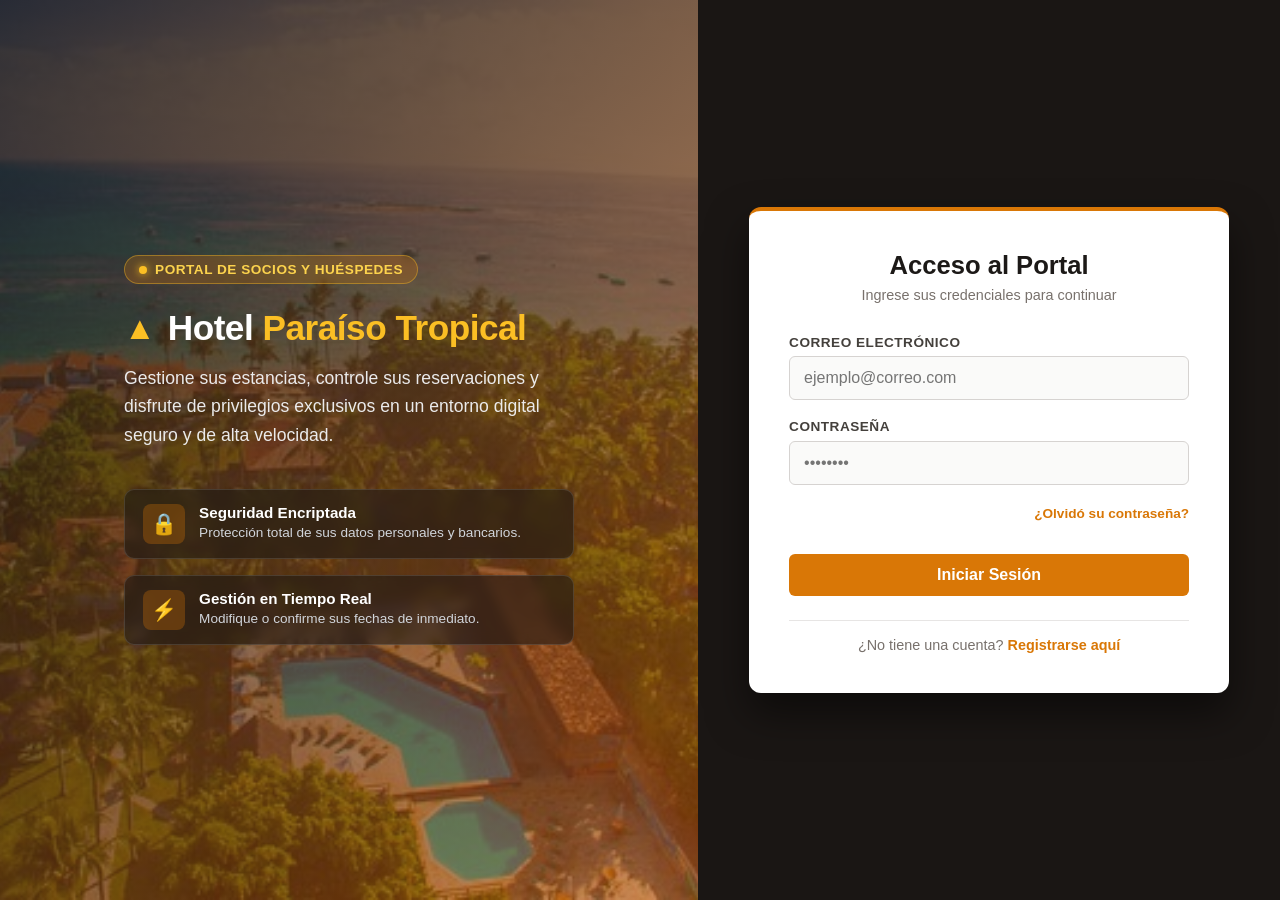
<file: formacademico/formsesion/index.html>
<!--
  ======================================================================
  INSTITUCIÓN: CBTis 166 Pablo Torres Burgos
  ----------------------------------------------------------------------
  * Estudiante: Gaona Castro Eduardo Baltazar
  * Grupo: 3B PRO VESP  
  * Actividad: Práctica Temática sobre Formularios en HTML5
  ====================================================================== -->

<!DOCTYPE html>
<html lang="es">
<head>
    <meta charset="UTF-8">
    <meta name="viewport" content="width=device-width, initial-scale=1.0">
    <title>Iniciar Sesión - Portal de Clientes</title>
    <link rel="stylesheet" href="styles.css">
</head>
<body>

    <!-- Contenedor principal que divide la pantalla en dos mitades -->
    <div class="portal-container">

        <!-- LADO IZQUIERDO: Panel de Marca Estilo Portal Financiero/Turístico Avanzado -->
        <div class="portal-brand-side">
            <div class="brand-content">
                
                <!-- Insignia superior -->
                <div class="brand-badge">
                    <span class="badge-dot"></span> Portal de Socios y Huéspedes
                </div>

                <div class="brand-logo-large">
                    <span class="logo-icon">▲</span>
                    <h1>Hotel <span>Paraíso Tropical</span></h1>
                </div>
                
                <p class="brand-tagline">
                    Gestione sus estancias, controle sus reservaciones y disfrute de privilegios exclusivos en un entorno digital seguro y de alta velocidad.
                </p>

                <!-- Tarjetas pequeñas de características (Estilo Broker / Fintech) -->
                <div class="brand-features">
                    <div class="feature-item">
                        <div class="feature-icon">🔒</div>
                        <div>
                            <h4>Seguridad Encriptada</h4>
                            <p>Protección total de sus datos personales y bancarios.</p>
                        </div>
                    </div>
                    <div class="feature-item">
                        <div class="feature-icon">⚡</div>
                        <div>
                            <h4>Gestión en Tiempo Real</h4>
                            <p>Modifique o confirme sus fechas de inmediato.</p>
                        </div>
                    </div>
                </div>

            </div>
        </div>

        <!-- LADO DERECHO: Tarjeta del Formulario de Inicio de Sesión -->
        <div class="portal-form-side">
            <div class="login-card">
                
                <div class="login-header">
                    <h2>Acceso al Portal</h2>
                    <p>Ingrese sus credenciales para continuar</p>
                </div>

                <!-- Formulario de Inicio de Sesión -->
                <form id="form-login" action="/login-procesar" method="POST">
                    
                    <div class="input-group">
                        <label for="email">Correo Electrónico</label>
                        <input type="email" id="email" name="email" placeholder="ejemplo@correo.com" required>
                    </div>

                    <div class="input-group">
                        <label for="password">Contraseña</label>
                        <input type="password" id="password" name="password" placeholder="••••••••" required>
                    </div>

                    <div class="form-actions-help">
                        <a href="recuperar.html" class="forgot-link">¿Olvidó su contraseña?</a>
                    </div>

                    <button type="submit" class="btn-submit">Iniciar Sesión</button>

                </form>

                <!-- Pie de tarjeta con opción de registro -->
                <div class="login-footer">
                    <p>¿No tiene una cuenta? <a href="registro.html">Registrarse aquí</a></p>
                </div>

            </div>
        </div>

    </div>

    <script src="script.js"></script>
</body>
</html>
</file>
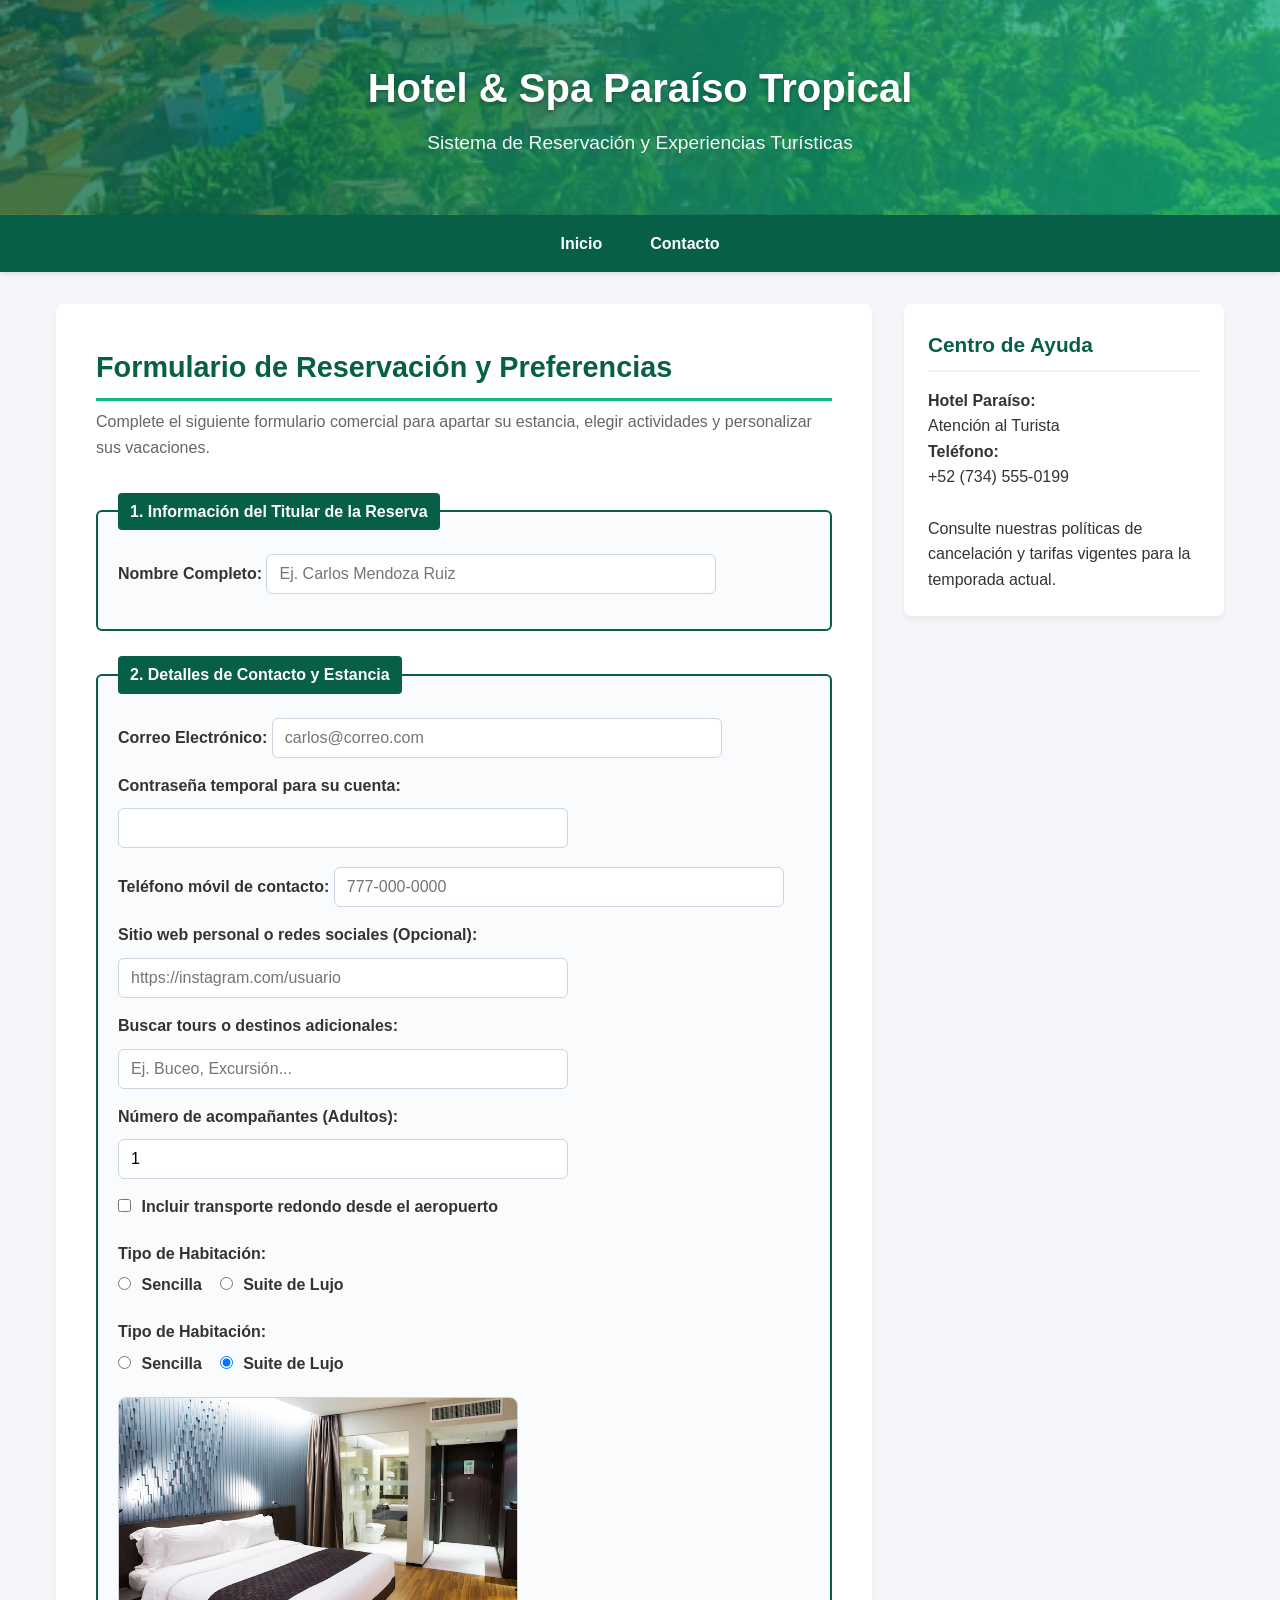
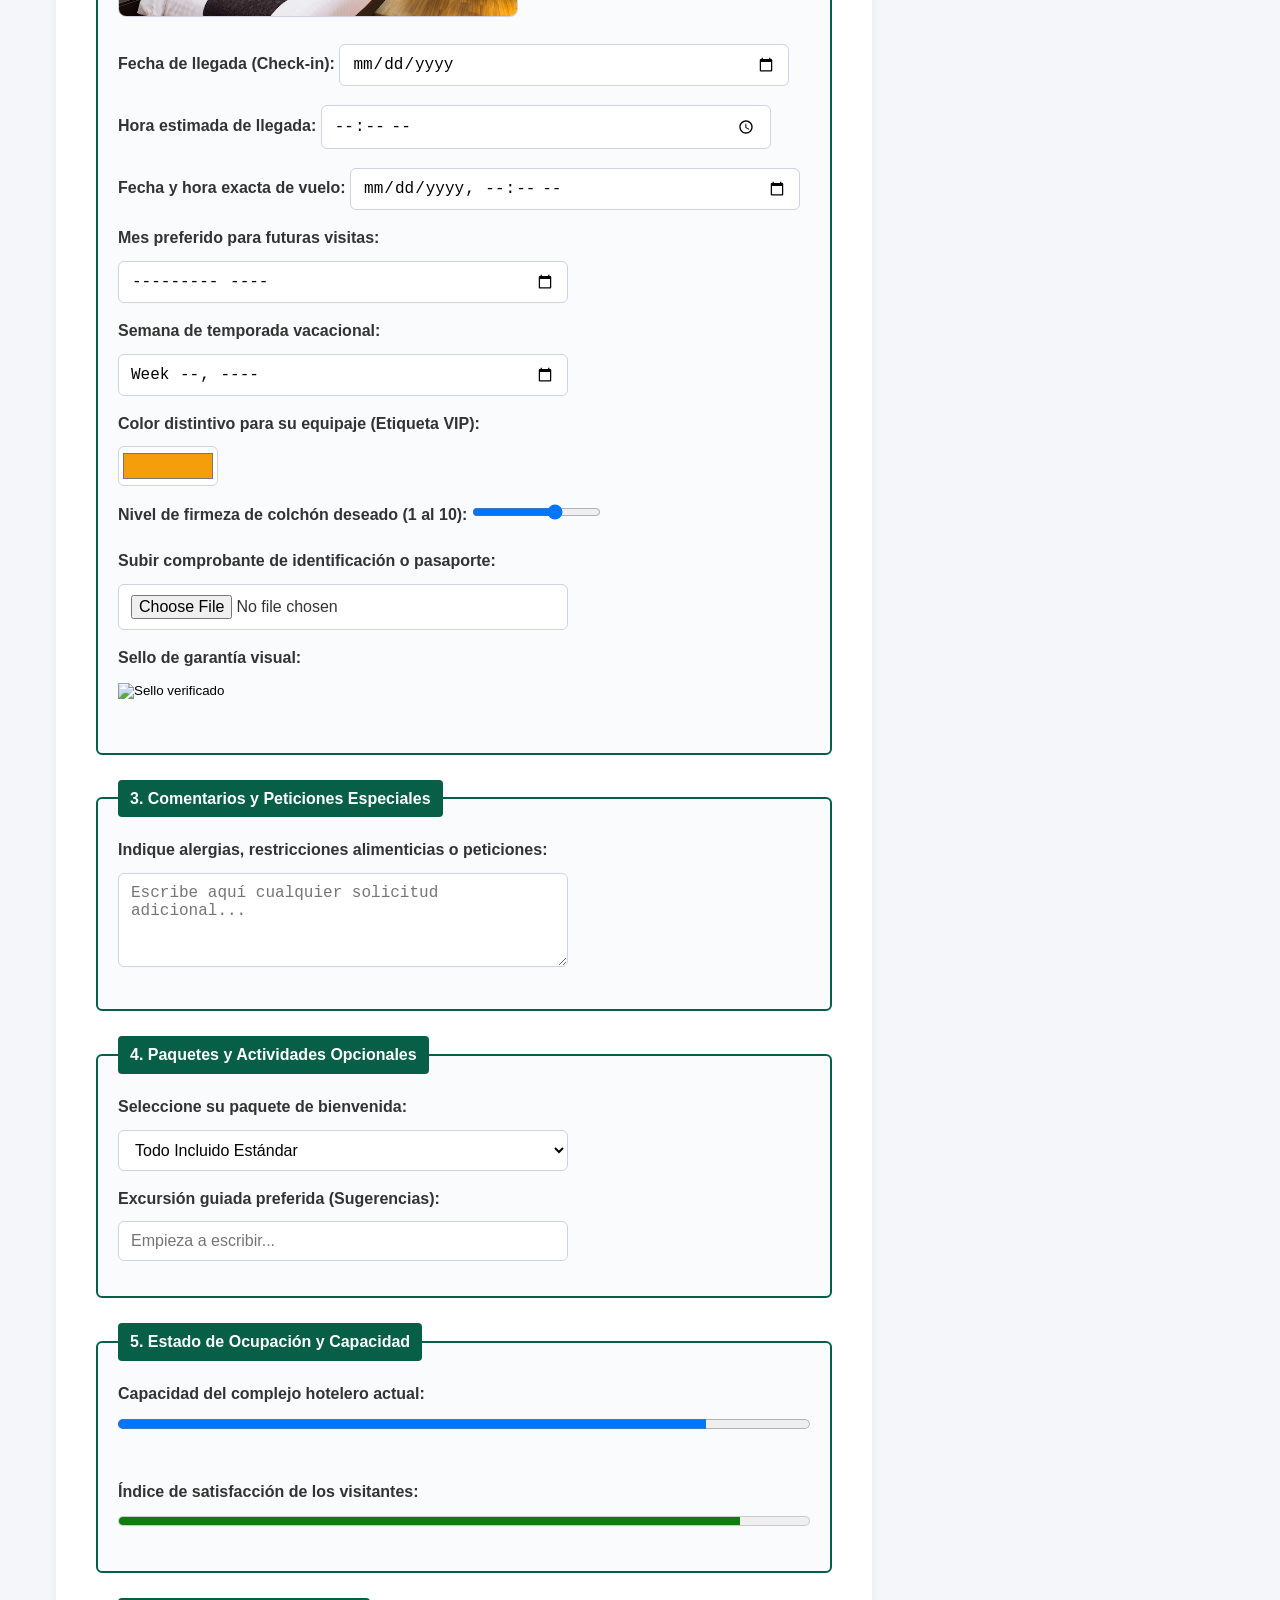
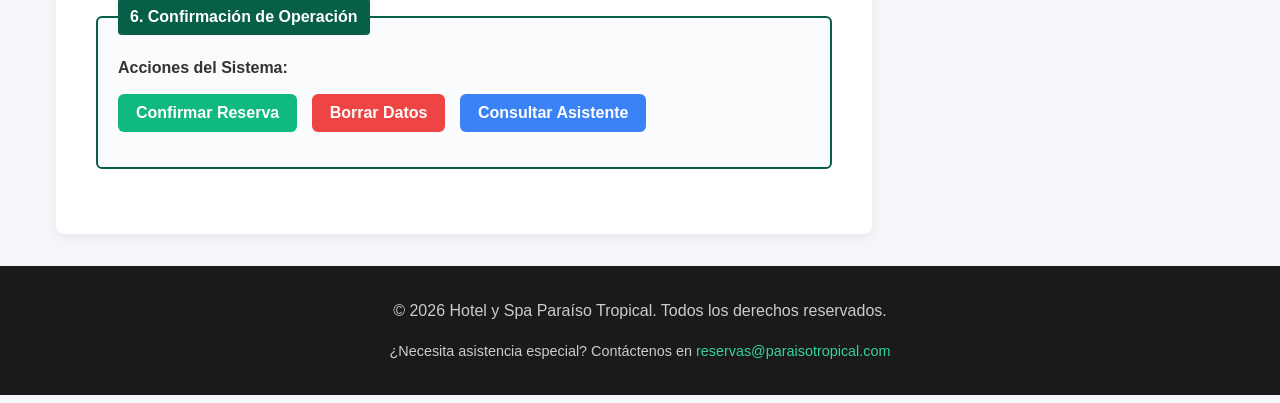
<file: formacademico/formularios/index.html>
<!--
  ======================================================================
  INSTITUCIÓN: CBTis 166 Pablo Torres Burgos
  ----------------------------------------------------------------------
  * Estudiante: Gaona Castro Eduardo Baltazar
  * Grupo: 3B PRO VESP  
  * Actividad: Práctica Temática sobre Formularios en HTML5
  * Fecha de entrega: 21 de octubre de 2026
  ----------------------------------------------------------------------
  * Descripción técnica:
    - Estructura modular (HTML5, CSS3 y JavaScript) con diseño responsivo (CSS Grid/Flexbox).
    - Uso completo de etiquetas semánticas y variantes de inputs para formularios 
    (<form>, <fieldset>, <legend>, <input>, <select>, etc.).
    - Interactividad con JavaScript (envío, validación, asistente y vista previa 
    dinámica de imágenes mediante botones radio).
  ====================================================================== -->

<!DOCTYPE html>
<html lang="es">
<head>
    <meta charset="UTF-8">
    <meta name="viewport" content="width=device-width, initial-scale=1.0">
    <title>Hotel y Tour Paraíso Tropical - Reservas</title>
    <!-- Vinculación de la hoja de estilos externa -->
    <link rel="stylesheet" href="styles.css">
</head>
<body>

    <!-- Etiqueta semántica <header>: Cabecera principal del sitio -->
    <header>
        <div class="header-content">
            <h1>Hotel & Spa Paraíso Tropical</h1>
            <p>Sistema de Reservación y Experiencias Turísticas</p>
        </div>
    </header>

    <!-- Etiqueta semántica <nav>: Barra de navegación principal -->
    <nav>
        <ul>
            <li><a href="#inicio">Inicio</a></li>
            <li><a href="#contacto">Contacto</a></li>
        </ul>
    </nav>

    <!-- Etiqueta semántica <main>: Contenedor principal de contenido -->
    <main id="inicio">
        
        <section class="form-section">
            <h2 class="section-title">Formulario de Reservación y Preferencias</h2>
            <p class="section-desc">Complete el siguiente formulario comercial para apartar su estancia, elegir actividades y personalizar sus vacaciones.</p>
      
            <!-- 
              ==================================================
              ETIQUETA <form>: Contenedor raíz del formulario 
              Atributos:
              - action: Ruta o script del servidor que procesa los datos.
              - method: Método HTTP (POST para envío seguro).
              - enctype: Permite adjuntar archivos multimedia.
              ================================================== 
            -->
            <form id="form-reserva" action="/procesar-reserva" method="POST" enctype="multipart/form-data">

                <!-- 
                  ETIQUETA <fieldset>: Agrupa visual y lógicamente un bloque de campos.
                  ETIQUETA <legend>: Título descriptivo para el fieldset.
                  ETIQUETA <label>: Etiqueta de texto accesible conectada mediante el atributo 'for'.
                  ETIQUETA <input>: Control interactivo de entrada cuyo comportamiento cambia con el 'type'.
                -->
                <fieldset>
                    <legend>1. Información del Titular de la Reserva</legend>
                    <div class="input-group">
                        <label for="nombre-huesped">Nombre Completo:</label>
                        <!-- type="text": Campo de texto plano. 'required' obliga a llenarlo -->
                        <input type="text" id="nombre-huesped" name="nombre_huesped" 
                         placeholder="Ej. Carlos Mendoza Ruiz" required>
                    </div>
                </fieldset>

                <fieldset>
                    <legend>2. Detalles de Contacto y Estancia</legend>

                    <div class="input-group">
                        <label for="in-email">Correo Electrónico:</label>
                        <!-- type="email": Valida automáticamente formato de correo con '@' -->
                        <input type="email" id="in-email" name="correo" placeholder="carlos@correo.com" required>
                    </div>

                    <div class="input-group">
                        <label for="in-password">Contraseña temporal para su cuenta:</label>
                        <!-- type="password": Oculta los caracteres con asteriscos o puntos -->
                        <input type="password" id="in-password" name="password" required>
                    </div>

                    <div class="input-group">
                        <label for="in-tel">Teléfono móvil de contacto:</label>
                        <!-- type="tel": Optimiza el teclado numérico en dispositivos móviles -->
                        <input type="tel" id="in-tel" name="telefono" placeholder="777-000-0000">
                    </div>

                    <div class="input-group">
                        <label for="in-url">Sitio web personal o redes sociales (Opcional):</label>
                        <!-- type="url": Valida que la entrada comience con un protocolo web válido -->
                        <input type="url" id="in-url" name="redes" placeholder="https://instagram.com/usuario">
                    </div>

                    <div class="input-group">
                        <label for="in-search">Buscar tours o destinos adicionales:</label>
                        <!-- type="search": Campo optimizado para búsquedas -->
                        <input type="search" id="in-search" name="busqueda_tour" placeholder="Ej. Buceo, Excursión...">
                    </div>

                    <div class="input-group">
                        <label for="in-number">Número de acompañantes (Adultos):</label>
                        <!-- type="number": Control numérico con límites min, max e incremento step -->
                        <input type="number" id="in-number" name="adultos" min="1" max="10" value="1">
                    </div>

                    <div class="input-group checkbox-wrapper">
                        <!-- type="checkbox": Casilla de verificación para selección múltiple -->
                        <input type="checkbox" id="check1" name="transporte" value="si">
                        <label for="check1">Incluir transporte redondo desde el aeropuerto</label>
                    </div>

                    <div class="input-group">
                        <label>Tipo de Habitación:</label><br>
                        <!-- type="radio": Permite seleccionar una sola opción dentro del mismo grupo (name="habitacion") -->
                        <input type="radio" id="r1" name="habitacion" value="sencilla"> <label for="r1">Sencilla</label> &nbsp;&nbsp;
                        <input type="radio" id="r2" name="habitacion" value="suite" checked> <label for="r2">Suite de Lujo</label>
                    </div>

                    <div class="input-group">
                        <label>Tipo de Habitación:</label><br>
                        <!-- type="radio": Permite seleccionar una sola opción dentro del mismo grupo (name="habitacion") -->
                        <input type="radio" id="r1" name="habitacion" value="sencilla"> <label for="r1">Sencilla</label> &nbsp;&nbsp;
                        <!--checked sirve para que un boton de radio o casilla de verificación
                        debe aparecer marcado por defecto cuando la página cargue por primera vez.-->
                        <input type="radio" id="r2" name="habitacion" value="suite" checked> <label for="r2">Suite de Lujo</label>
                        
                        <!-- Contenedor visual para mostrar la imagen correspondiente -->
                        <div class="preview-habitacion" style="margin-top: 15px;">
                            <img id="imagen-habitacion" src="img/suite.avif" alt="Vista previa de habitación" style="width: 100%; max-width: 400px; height: 220px; object-fit: cover; border-radius: 8px; border: 1px solid #cbd5e1;">
                        </div>
                    </div>

                    <div class="input-group">
                        <label for="in-date">Fecha de llegada (Check-in):</label>
                        <!-- type="date": Despliega un calendario interactivo nativo -->
                        <input type="date" id="in-date" name="fecha_llegada">
                    </div>

                    <div class="input-group">
                        <label for="in-time">Hora estimada de llegada:</label>
                        <!-- type="time": Selector interactivo de hora -->
                        <input type="time" id="in-time" name="hora_llegada">
                    </div>

                    <div class="input-group">
                        <label for="in-datetime">Fecha y hora exacta de vuelo:</label>
                        <!-- type="datetime-local": Selector combinado de fecha y hora local -->
                        <input type="datetime-local" id="in-datetime" name="vuelo_llegada">
                    </div>

                    <div class="input-group">
                        <label for="in-month">Mes preferido para futuras visitas:</label>
                        <!-- type="month": Selector exclusivo de mes y año -->
                        <input type="month" id="in-month" name="mes_visita">
                    </div>

                    <div class="input-group">
                        <label for="in-week">Semana de temporada vacacional:</label>
                        <!-- type="week": Selector de semana del año -->
                        <input type="week" id="in-week" name="semana_vacaciones">
                    </div>

                    <div class="input-group">
                        <label for="in-color">Color distintivo para su equipaje (Etiqueta VIP):</label><br>
                        <!-- type="color": Paleta de selección de colores en formato hexadecimal -->
                        <input type="color" id="in-color" name="color_equipaje" value="#f59e0b" style="width: 100px; height: 40px; padding: 2px;">
                    </div>

                    <div class="input-group">
                        <label for="in-range">Nivel de firmeza de colchón deseado (1 al 10):</label>
                        <!-- type="range": Barra deslizante (slider) numérica -->
                        <input type="range" id="in-range" name="firmeza_colchon" min="1" max="10" value="7">
                    </div>

                    <div class="input-group">
                        <label for="in-file">Subir comprobante de identificación o pasaporte:</label>
                        <!-- type="file": Permite la subida de archivos locales -->
                        <input type="file" id="in-file" name="identificacion">
                    </div>

                    <!-- type="hidden": Campo oculto para enviar datos técnicos al servidor sin que el usuario los modifique -->
                    <input type="hidden" name="reserva_id" value="RES-2026-TROP-88">

                    <div class="input-group">
                        <label>Sello de garantía visual:</label><br>
                        <!-- type="image": Botón de envío representado por una imagen gráfica -->
                        <input type="image" src="https://picsum.photos/120/35" alt="Sello verificado" style="width: 120px; height: 35px;">
                    </div>
                </fieldset>

                <fieldset>
                    <legend>3. Comentarios y Peticiones Especiales</legend>
                    <div class="input-group">
                        <label for="mi-textarea">Indique alergias, restricciones alimenticias o peticiones:</label>
                        <!-- ETIQUETA <textarea>: Caja de edición de texto multilínea -->
                        <textarea id="mi-textarea" name="observaciones" rows="4" placeholder="Escribe aquí cualquier solicitud adicional..."></textarea>
                    </div>
                </fieldset>

                <fieldset>
                    <legend>4. Paquetes y Actividades Opcionales</legend>

                    <div class="input-group">
                        <label for="mi-select">Seleccione su paquete de bienvenida:</label>
                        <!-- ETIQUETA <select>: Menú desplegable de opciones -->
                        <select id="mi-select" name="paquete">
                            <!-- ETIQUETA <optgroup>: Agrupa opciones relacionadas dentro del select -->
                            <optgroup label="Paquetes Románticos">
                                <!-- ETIQUETA <option>: Opción individual del menú -->
                                <option value="luna_miel">Luna de Miel (Cena en la playa)</option>
                                <option value="aniversario">Aniversario (Spa incluido)</option>
                            </optgroup>
                            <optgroup label="Paquetes Familiares">
                                <option value="familiar" selected>Todo Incluido Estándar</option>
                                <option value="aventura">Aventura Extrema (Tours diarios)</option>
                            </optgroup>
                        </select>
                    </div>

                    <div class="input-group">
                        <label for="input-datalist">Excursión guiada preferida (Sugerencias):</label>
                        <!-- ETIQUETA <input> asociada a un <datalist> mediante el atributo 'list' -->
                        <input type="text" id="input-datalist" name="excursion" list="lista-tours" placeholder="Empieza a escribir...">
                        <!-- ETIQUETA <datalist>: Proporciona opciones de autocompletado predictivo -->
                        <datalist id="lista-tours">
                            <option value="Tour de Esnórquel en Arrecife">
                            <option value="Visita a Zona Arqueológica">
                            <option value="Paseo en Catamarán al Atardecer">
                            <option value="Senderismo en la Selva Tropical">
                        </datalist>
                    </div>
                </fieldset>

                <fieldset>
                    <legend>5. Estado de Ocupación y Capacidad</legend>

                    <div class="input-group">
                        <label>Capacidad del complejo hotelero actual:</label>
                        <!-- ETIQUETA <progress>: Muestra la barra de progreso de una tarea o capacidad -->
                        <progress value="85" max="100" style="width: 100%; height: 20px;">85%</progress>
                    </div><br>

                    <div class="input-group">
                        <label>Índice de satisfacción de los visitantes:</label>
                        <!-- ETIQUETA <meter>: Mide un valor escalar dentro de un rango conocido -->
                        <meter value="0.9" min="0" low="0.4" high="0.7" optimum="0.95" style="width: 100%; height: 20px;">90%</meter>
                    </div>
                </fieldset>

                <fieldset>
                    <legend>6. Confirmación de Operación</legend>

                    <div class="input-group">
                        <p style="margin-bottom: 8px;"><strong>Acciones del Sistema:</strong></p>
                        <!-- ETIQUETA <button>: Botones de acción semánticos avanzados con type submit, reset y button -->
                        <button type="submit" id="btn-enviar" class="btn btn-submit">Confirmar Reserva</button>
                        <button type="reset" id="btn-limpiar" class="btn btn-reset">Borrar Datos</button>
                        <button type="button" id="btn-asistente" class="btn btn-action">Consultar Asistente</button>
                    </div>
                </fieldset>

            </form>
        </section>

        <!-- Etiqueta semántica <aside>: Barra lateral de información secundaria -->
        <aside>
            <h3>Centro de Ayuda</h3>
            <p><strong>Hotel Paraíso:</strong></p>
            <p>Atención al Turista</p>
            <p><strong>Teléfono:</strong></p>
            <p>+52 (734) 555-0199</p>
            <br>
            <p>Consulte nuestras políticas de cancelación y tarifas vigentes para la temporada actual.</p>
        </aside>
    </main>

    <!-- Etiqueta semántica <footer>: Pie de página con información de contacto y <address> -->
    <footer id="contacto">
        <p>&copy; 2026 Hotel y Spa Paraíso Tropical. Todos los derechos reservados.</p>
        <address>
            ¿Necesita asistencia especial? Contáctenos en <a href="mailto:reservas@paraisotropical.com">reservas@paraisotropical.com</a>
        </address>
    </footer>

    <!-- Vinculación del script de interactividad -->
    <script src="script.js"></script>
</body>
</html>
</file>
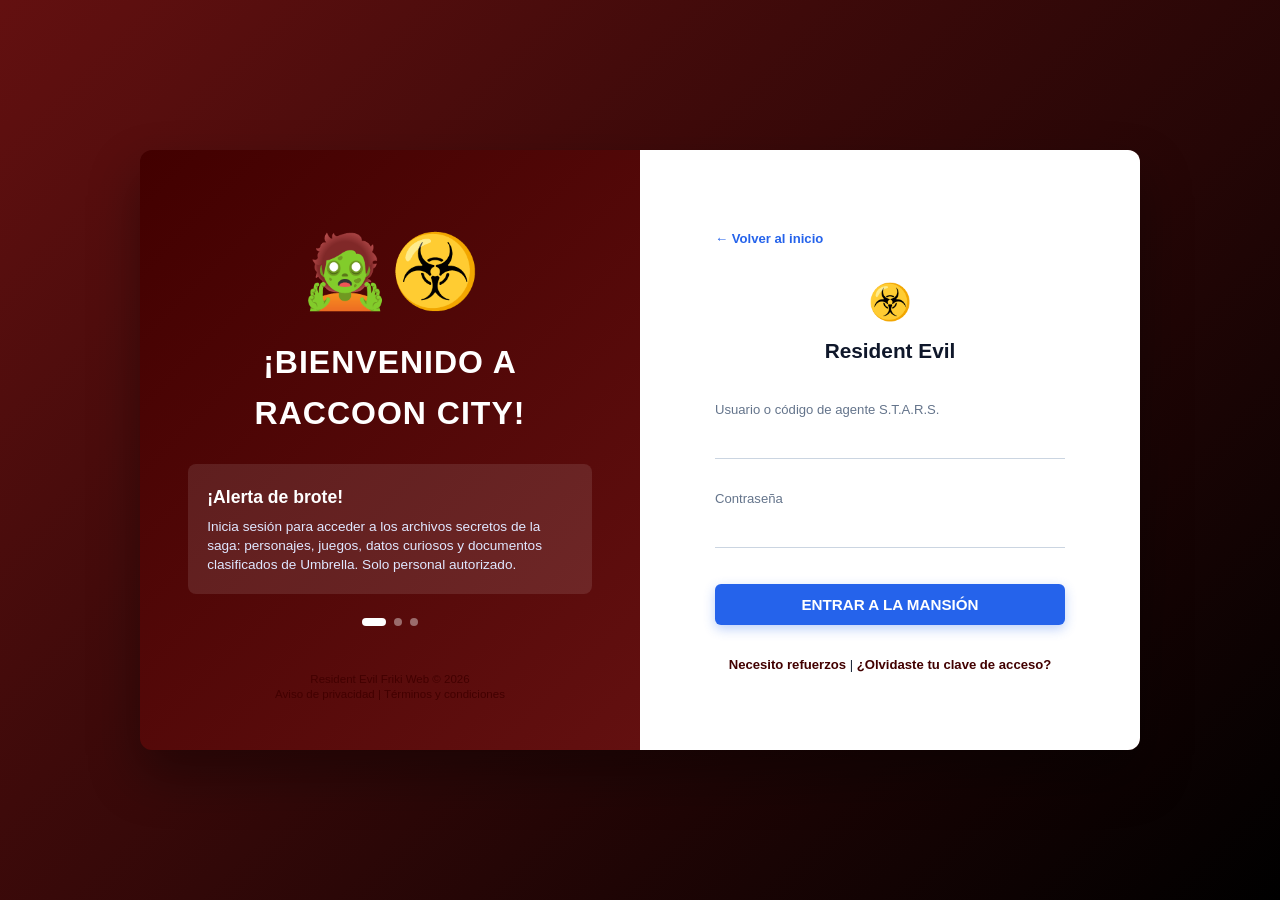
<file: login.html>
<!DOCTYPE html>
<html lang="es">
<head>
    <meta charset="UTF-8">
    <meta name="viewport" content="width=device-width, initial-scale=1.0">
    <title>Acceso S.T.A.R.S. - Resident Evil Friki Web</title>
    <link rel="stylesheet" href="styles.css">
</head>
<body class="cbtis-login-body">

    <!-- Contenedor principal de dos columnas -->
    <div class="cbtis-login-container">

        <!-- LADO IZQUIERDO: Panel con Bienvenida e Ilustración -->
        <div class="cbtis-left-panel">
            <div class="cbtis-left-content">
                
                <div class="cbtis-illustration-box">
                    <div class="cbtis-badge-icon">🧟☣️</div>
                    <h2>¡BIENVENIDO A RACCOON CITY!</h2>
                </div>

                <div class="cbtis-notices-box">
                    <h3>¡Alerta de brote!</h3>
                    <p>Inicia sesión para acceder a los archivos secretos de la saga: personajes, juegos, datos curiosos y documentos clasificados de Umbrella. Solo personal autorizado.</p>
                </div>

                <div class="cbtis-slider-dots">
                    <span class="cbtis-dot active"></span>
                    <span class="cbtis-dot"></span>
                    <span class="cbtis-dot"></span>
                </div>
            </div>

            <div class="cbtis-left-footer">
                Resident Evil Friki Web &copy; 2026<br>
                <span>Aviso de privacidad | Términos y condiciones</span>
            </div>
        </div>

        <!-- LADO DERECHO: Panel con el Formulario de Acceso -->
        <div class="cbtis-right-panel">
            <div class="cbtis-login-wrapper">
                
                <div class="login-back-container">
                    <a href="index.html" class="cbtis-back-link">← Volver al inicio</a>
                </div>

                <div class="cbtis-logo-header">
                    <div class="login-logo-emoji">☣️</div>
                    <h1>Resident <strong>Evil</strong></h1>
                </div>

                <form id="form-login" action="#" method="POST">
                    
                    <div class="cbtis-input-group">
                        <label for="usuario">Usuario o código de agente S.T.A.R.S.</label>
                        <input type="text" id="usuario" name="usuario" required>
                    </div>

                    <div class="cbtis-input-group">
                        <label for="password">Contraseña</label>
                        <input type="password" id="password" name="password" required>
                    </div>

                    <button type="submit" class="cbtis-btn-ingresar">ENTRAR A LA MANSIÓN</button>

                </form>

                <div class="cbtis-login-help">
                    <a href="#">Necesito refuerzos</a> | <a href="#">¿Olvidaste tu clave de acceso?</a>
                </div>

            </div>
        </div>

    </div>

    <script src="script.js"></script>
</body>
</html>
</file>
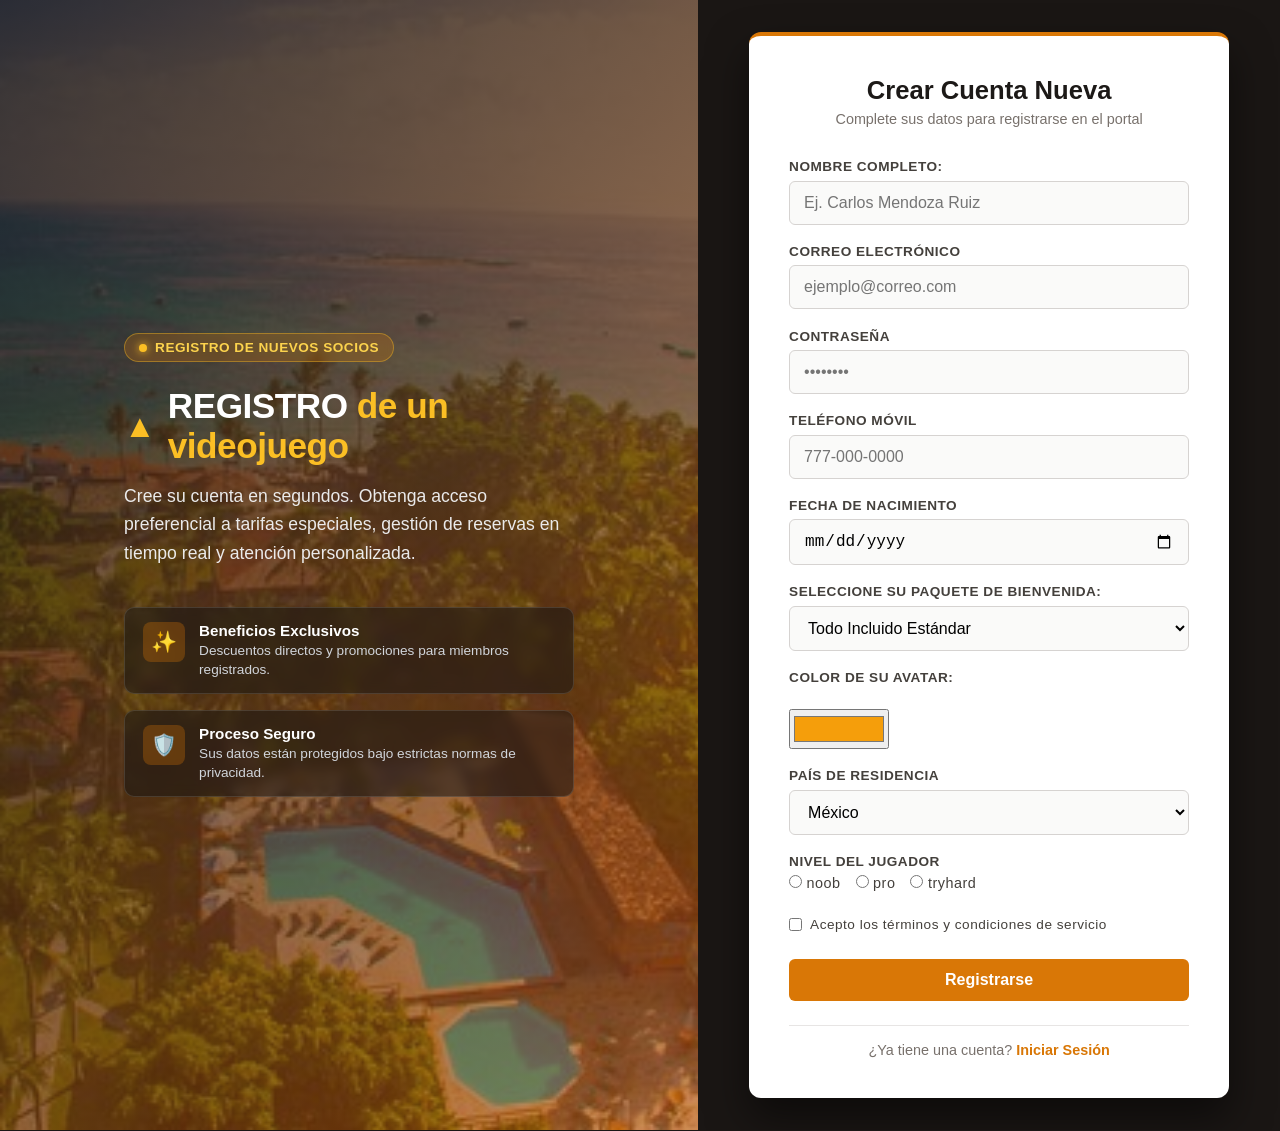
<file: formacademico/formsesion/registro.html>
<!DOCTYPE html>
<html lang="es">
<head>
    <meta charset="UTF-8">
    <meta name="viewport" content="width=device-width, initial-scale=1.0">
    <title>Registro - Portal de Fans</title>
    <link rel="stylesheet" href="styles.css">
</head>
<body>

    <!-- Contenedor general de dos columnas -->
    <div class="portal-container">

        <!-- LADO IZQUIERDO: Panel de Marca y Características -->
        <div class="portal-brand-side">
            <div class="brand-content">
                
                <div class="brand-badge">
                    <span class="badge-dot"></span> Registro de Nuevos Socios
                </div>

                <div class="brand-logo-large">
                    <span class="logo-icon">▲</span>
                    <h1>REGISTRO <span>  de un videojuego</span></h1>
                </div>
                
                <p class="brand-tagline">
                    Cree su cuenta en segundos. Obtenga acceso preferencial a tarifas especiales, gestión de reservas en tiempo real y atención personalizada.
                </p>

                <div class="brand-features">
                    <div class="feature-item">
                        <div class="feature-icon">✨</div>
                        <div>
                            <h4>Beneficios Exclusivos</h4>
                            <p>Descuentos directos y promociones para miembros registrados.</p>
                        </div>
                    </div>
                    <div class="feature-item">
                        <div class="feature-icon">🛡️</div>
                        <div>
                            <h4>Proceso Seguro</h4>
                            <p>Sus datos están protegidos bajo estrictas normas de privacidad.</p>
                        </div>
                    </div>
                </div>

            </div>
        </div>

        <!-- LADO DERECHO: Tarjeta del Formulario de Registro -->
        <div class="portal-form-side">
            <div class="login-card">
                
                <div class="login-header">
                    <h2>Crear Cuenta Nueva</h2>
                    <p>Complete sus datos para registrarse en el portal</p>
                </div>

                <!-- Formulario completo de Registro -->
                <form id="form-registro" action="#" method="POST">
                    
                   <div class="input-group">
                        <label for="nombre-huesped">Nombre Completo:</label>
                        <!-- type="text": Campo de texto plano. 'required' obliga a llenarlo -->
                        <input type="text" id="nombre-huesped" name="nombre_huesped" 
                         placeholder="Ej. Carlos Mendoza Ruiz" required>
                    </div>

                    <div class="input-group">
                        <label for="email">Correo Electrónico</label>
                        <input type="email" id="email" name="email" placeholder="ejemplo@correo.com" required>
                    </div>

                    <div class="input-group">
                        <label for="password">Contraseña</label>
                        <input type="password" id="password" name="password" placeholder="••••••••" required>
                    </div>

                    <div class="input-group">
                        <label for="telefono">Teléfono Móvil</label>
                        <input type="tel" id="telefono" name="telefono" placeholder="777-000-0000">
                    </div>

                    <div class="input-group">
                        <label for="fecha-nacimiento">Fecha de Nacimiento</label>
                        <input type="date" id="fecha-nacimiento" name="fecha_nacimiento">
                    </div>

                    <div class="input-group">
                        <label for="mi-select">Seleccione su paquete de bienvenida:</label>
                        <!-- ETIQUETA <select>: Menú desplegable de opciones -->
                        <select id="mi-select" name="paquete">
                            <!-- ETIQUETA <optgroup>: Agrupa opciones relacionadas dentro del select -->
                            <optgroup label="Paquetes Románticos">
                                <!-- ETIQUETA <option>: Opción individual del menú -->
                                <option value="luna_miel">Luna de Miel (Cena en la playa)</option>
                                <option value="aniversario">Aniversario (Spa incluido)</option>
                            </optgroup>
                            <optgroup label="Paquetes Familiares">
                                <option value="familiar" selected>Todo Incluido Estándar</option>
                                <option value="aventura">Aventura Extrema (Tours diarios)</option>
                            </optgroup>
                        </select>
                    </div>



                    <div class="input-group">
                        <label for="in-color">Color de su avatar:</label><br>
                        <!-- type="color": Paleta de selección de colores en formato hexadecimal -->
                        <input type="color" id="in-color" name="color_equipaje" value="#f59e0b" style="width: 100px; height: 40px; padding: 2px;">
                    </div>

                    <div class="input-group">
                        <label for="pais">País de Residencia</label>
                        <select id="pais" name="pais">
                            <option value="mx" selected>México</option>
                      






                            <option value="co">Colombia</option>
                            <option value="ar">Argentina</option>
                            <option value="es">España</option>
                            <option value="otro">Otro</option>
                        </select>
                    </div>

                    <div class="input-group">
                        <label>Nivel del jugador</label>
                        <div style="display: flex; gap: 15px; margin-top: 5px;">
                            <label style="font-weight: normal; text-transform: none; cursor: pointer; font-size: 0.9rem;">
                                <input type="radio" name="nivel" value="noob"> noob
                            </label>
                            <label style="font-weight: normal; text-transform: none; cursor: pointer; font-size: 0.9rem;">
                                <input type="radio" name="nivel" value="pro"> pro
                            </label>
                            <label style="font-weight: normal; text-transform: none; cursor: pointer; font-size: 0.9rem;">
                                <input type="radio" name="nivel" value="tryhard"> tryhard
                            </label>
                        </div>
                    </div>

                    <div class="input-group checkbox-group">
                        <input type="checkbox" id="terminos" name="terminos" required>
                        <label for="terminos" style="display: inline; font-weight: normal; text-transform: none; font-size: 0.85rem; margin-bottom: 0;">
                            Acepto los términos y condiciones de servicio
                        </label>
                    </div>

                    <button type="submit" class="btn-submit">Registrarse</button>

                </form>

                <!-- Pie de tarjeta con enlace para regresar al Login -->
                <div class="login-footer">
                    <p>¿Ya tiene una cuenta? <a href="index.html">Iniciar Sesión</a></p>
                </div>

            </div>
        </div>    

    </div>

    <script src="script_registro.js"></script>
</body>
</html>
</file>
<file: formacademico/formsesion/styles.css>
/* ======================================================================
   ESTILOS CORPORATIVOS - HOTEL PARAÍSO TROPICAL (ESTILO LUJO / RESORT)
   ====================================================================== */
* {
    box-sizing: border-box;
    margin: 0;
    padding: 0;
}

body {
    font-family: 'Segoe UI', Tahoma, Geneva, Verdana, sans-serif;
    min-height: 100vh;
    overflow-y: auto;
    background-color: #1a1614; /* Fondo oscuro cálido */
}

/* Contenedor general que divide la pantalla en dos columnas */
/* 
  display: grid; 
  Activa el sistema de cuadrícula (CSS Grid) en el contenedor principal 
  para organizar los elementos en filas y columnas de manera estructurada.
*/
/* 
  grid-template-columns: 1.2fr 1fr; 
  Define exactamente dos columnas. La primera ('1.2fr') es ligeramente 
  más ancha que la segunda ('1fr'), dando mayor protagonismo visual al 
  panel izquierdo de marca e imagen.
*/
/* 
  min-height: 100vh; 
  Asegura que el contenedor ocupe siempre al menos el 100% de la altura 
  visible de la pantalla (Viewport Height), adaptándose a cualquier monitor.
*/
.portal-container {
    display: grid;
    grid-template-columns: 1.2fr 1fr; /* Izquierda más amplia, derecha simétrica */
    min-height: 100vh;
    width: 100%;
}

@media (max-width: 900px) {
    .portal-container {
        grid-template-columns: 1fr; /* En celulares se vuelve una sola columna */
    }
    .portal-brand-side {
        padding: 3rem 1.5rem !important;
        min-height: 280px;
    }
}

/* --------------------------------------------------------------------
   PANEL IZQUIERDO: IMAGEN TROPICAL CON FILTRO CÁLIDO Y ELEGANTE
   -------------------------------------------------------------------- */
.portal-brand-side {
    /* Degradado cálido/dorado y oscuro sobre la imagen tropical */
    background: linear-gradient(135deg, rgba(26, 22, 20, 0.85), rgba(180, 83, 9, 0.65)), 
                url('img/paraisotropical.jpg');
    background-size: cover;
    background-position: center;
    background-repeat: no-repeat;
    display: flex;
    align-items: center;
    justify-content: center;
    padding: 3rem;
    color: white;
}

.brand-content {
    max-width: 450px;
}

/* Insignia superior en tonos dorados/arena */
.brand-badge {
    display: inline-flex;
    align-items: center;
    gap: 8px;
    background-color: rgba(217, 119, 6, 0.25);
    border: 1px solid rgba(251, 191, 36, 0.4);
    padding: 6px 14px;
    border-radius: 20px;
    font-size: 0.85rem;
    font-weight: 600;
    color: #fcd34d;
    text-transform: uppercase;
    letter-spacing: 0.5px;
    margin-bottom: 1.5rem;
    backdrop-filter: blur(4px);
}

.badge-dot {
    width: 8px;
    height: 8px;
    background-color: #fbbf24;
    border-radius: 50%;
    box-shadow: 0 0 8px #fbbf24;
}

.brand-logo-large {
    display: flex;
    align-items: center;
    gap: 12px;
    margin-bottom: 1rem;
}

.brand-logo-large .logo-icon {
    font-size: 2rem;
    color: #fbbf24; /* Acento dorado */
}

.brand-logo-large h1 {
    font-size: 2.2rem;
    font-weight: 800;
    letter-spacing: -0.5px;
}

.brand-logo-large h1 span {
    color: #fbbf24; /* Dorado tropical */
}

.brand-tagline {
    font-size: 1.1rem;
    line-height: 1.6;
    opacity: 0.95;
    color: #f3f4f6;
}

/* Tarjetas de características con estilo cristal cálido */
.brand-features {
    margin-top: 2.5rem;
    display: flex;
    flex-direction: column;
    gap: 1rem;
}

.feature-item {
    display: flex;
    align-items: flex-start;
    gap: 14px;
    background: rgba(26, 22, 20, 0.55);
    border: 1px solid rgba(255, 255, 255, 0.12);
    padding: 14px 18px;
    border-radius: 10px;
    backdrop-filter: blur(6px);
    transition: transform 0.2s ease, border-color 0.2s ease;
}

.feature-item:hover {
    transform: translateY(-2px);
    border-color: rgba(251, 191, 36, 0.4);
}

.feature-icon {
    font-size: 1.3rem;
    background: rgba(217, 119, 6, 0.3);
    padding: 8px;
    border-radius: 8px;
    display: flex;
    align-items: center;
    justify-content: center;
}

.feature-item h4 {
    color: #ffffff;
    font-size: 0.95rem;
    font-weight: 600;
    margin-bottom: 2px;
}

.feature-item p {
    color: #d1d5db;
    font-size: 0.85rem;
    line-height: 1.4;
}


/* --------------------------------------------------------------------
   PANEL DERECHO: FORMULARIO Y TARJETA
   -------------------------------------------------------------------- */
.portal-form-side {
    background-color: #1a1614; /* Fondo oscuro cálido a juego */
    display: flex;
    align-items: center;
    justify-content: center;
    padding: 2rem 1rem;
}

.login-card {
    background-color: #ffffff;
    padding: 2.5rem;
    border-radius: 12px;
    box-shadow: 0 20px 40px rgba(0, 0, 0, 0.5);
    width: 100%;
    max-width: 480px;
    border-top: 4px solid #d97706; /* Toque dorado/arena institucional */
}

/* Encabezado del formulario */
.login-header {
    text-align: center;
    margin-bottom: 2rem;
}

.login-header h2 {
    color: #1c1917;
    font-size: 1.6rem;
    margin-bottom: 0.4rem;
}

.login-header p {
    color: #78716c;
    font-size: 0.9rem;
}

/* Grupos de campos */
.input-group {
    margin-bottom: 1.2rem;
}

label {
    display: block;
    margin-bottom: 0.4rem;
    font-weight: 600;
    color: #44403c;
    font-size: 0.85rem;
    text-transform: uppercase;
    letter-spacing: 0.5px;
}

/* Inputs limpios y modernos */
input[type="text"],
input[type="email"],
input[type="password"],
input[type="tel"],
input[type="number"],
input[type="date"],
select,
textarea {
    width: 100%;
    padding: 12px 14px;
    border: 1px solid #d6d3d1;
    border-radius: 6px;
    font-size: 1rem;
    background-color: #fafaf9;
    transition: all 0.2s ease;
}

input:focus, 
select:focus, 
textarea:focus {
    border-color: #d97706;
    outline: none;
    background-color: #fff;
    box-shadow: 0 0 0 3px rgba(217, 119, 6, 0.15);
}

/* Estilos para Checkboxes y Radio Buttons */
.checkbox-group {
    display: flex;
    align-items: center;
    gap: 8px;
    margin-top: 0.5rem;
}

input[type="checkbox"], 
input[type="radio"] {
    width: auto;
    cursor: pointer;
}

/* Enlace de ayuda */
.form-actions-help {
    text-align: right;
    margin-bottom: 1.5rem;
}

.forgot-link {
    color: #d97706;
    font-size: 0.85rem;
    text-decoration: none;
    font-weight: 600;
}

.forgot-link:hover {
    text-decoration: underline;
}

/* Botón de envío principal (Dorado cálido) */
.btn-submit {
    width: 100%;
    padding: 12px;
    border: none;
    border-radius: 6px;
    background-color: #d97706;
    color: white;
    font-size: 1rem;
    font-weight: 600;
    cursor: pointer;
    transition: background-color 0.2s;
    margin-top: 0.5rem;
}

.btn-submit:hover {
    background-color: #b45309;
}

/* Pie de tarjeta */
.login-footer {
    text-align: center;
    margin-top: 1.5rem;
    padding-top: 1rem;
    border-top: 1px solid #e7e5e4;
}

.login-footer p {
    color: #78716c;
    font-size: 0.9rem;
}

.login-footer a {
    color: #d97706;
    text-decoration: none;
    font-weight: 600;
}

.login-footer a:hover {
    text-decoration: underline;
}
</file>
<file: formacademico/formularios/styles.css>
/* ======================================================================
   RESETEO GLOBAL: Aplica box-sizing para controlar el ancho de los elementos
   ====================================================================== */
* {
    box-sizing: border-box;
    margin: 0;
    padding: 0;
}

body {
    font-family: 'Segoe UI', Tahoma, Geneva, Verdana, sans-serif;
    background-color: #f4f6f9;
    color: #333;
    line-height: 1.6;
    display: flex;
    flex-direction: column;
    min-height: 100vh;
}

/* Estilo de la cabecera con imagen de fondo y degradado natural tropical */
header {
    background: linear-gradient(135deg, rgba(6, 95, 70, 0.75), rgba(16, 185, 129, 0.75)), 
                url('img/paraisotropical.jpg');
    background-size: cover;
    background-position: center;
    color: #ffffff;
    padding: 3.5rem 1rem;
    text-align: center;
}

.header-content {
    max-width: 800px;
    margin: 0 auto;
}

header h1 {
    font-size: 2.5rem;
    margin-bottom: 0.5rem;
    text-shadow: 0 2px 4px rgba(0,0,0,0.3);
}

header p {
    font-size: 1.2rem;
    opacity: 0.95;
}

/* Barra de navegación fija (sticky) en tonos verdes */
nav {
    background-color: #065f46;
    box-shadow: 0 2px 5px rgba(0,0,0,0.1);
    position: sticky;
    top: 0;
    z-index: 100;
}

nav ul {
    list-style: none;
    display: flex;
    justify-content: center;
    flex-wrap: wrap;
}

nav ul li a {
    display: block;
    color: #ffffff;
    padding: 1rem 1.5rem;
    text-decoration: none;
    font-weight: 600;
    transition: background-color 0.3s ease;
}

nav ul li a:hover {
    background-color: #047857;
}

/* Estructura general de columnas con CSS Grid */
main {
    max-width: 1200px;
    margin: 2rem auto;
    padding: 0 1rem;
    width: 100%;
    display: grid;
    grid-template-columns: 1fr 320px;
    gap: 2rem;
    flex: 1;
}

@media (max-width: 900px) {
    main {
        grid-template-columns: 1fr;
    }
}

.form-section {
    background-color: #ffffff;
    padding: 2.5rem;
    border-radius: 8px;
    box-shadow: 0 4px 10px rgba(0,0,0,0.06);
}

.section-title {
    font-size: 1.8rem;
    color: #065f46;
    margin-bottom: 0.5rem;
    border-bottom: 3px solid #10b981;
    padding-bottom: 0.5rem;
}

.section-desc {
    color: #666;
    margin-bottom: 2rem;
    font-size: 1rem;
}

/* Estilos de los contenedores fieldset y sus títulos legend en tonos verdes */
fieldset {
    margin-bottom: 25px;
    padding: 20px;
    border: 2px solid #065f46;
    border-radius: 6px;
    background-color: #fafbfc;
}

legend {
    font-weight: bold;
    background-color: #065f46;
    color: white;
    padding: 6px 12px;
    border-radius: 4px;
}

.input-group {
    margin-bottom: 15px;
}

label {
    display: inline-block;
    margin-bottom: 6px;
    font-weight: 600;
    color: #333;
}

/* Estilos unificados para todos los controles del formulario con ancho controlado */
input[type="text"],
input[type="password"],
input[type="email"],
input[type="number"],
input[type="tel"],
input[type="url"],
input[type="search"],
input[type="date"],
input[type="time"],
input[type="datetime-local"],
input[type="month"],
input[type="week"],
input[type="color"],
input[type="file"],
select,
textarea {
    width: 100%;
    max-width: 450px;
    padding: 10px 12px;
    margin-top: 4px;
    border: 1px solid #cbd5e1;
    border-radius: 6px;
    font-size: 1rem;
    background-color: #fff;
    transition: border-color 0.2s, box-shadow 0.2s;
}

input:focus, select:focus, textarea:focus {
    border-color: #065f46;
    outline: none;
    box-shadow: 0 0 0 3px rgba(6, 95, 70, 0.15);
}

input[type="checkbox"], input[type="radio"] {
    width: auto;
    margin-right: 6px;
}

/* Estilos de botones de acción */
.btn {
    padding: 10px 18px;
    border: none;
    border-radius: 6px;
    font-size: 1rem;
    font-weight: 600;
    cursor: pointer;
    margin-right: 10px;
    margin-top: 5px;
    transition: background-color 0.2s, transform 0.1s;
}

.btn:active {
    transform: scale(0.98);
}

.btn-submit {
    background-color: #10b981;
    color: white;
}
.btn-submit:hover {
    background-color: #059669;
}

.btn-reset {
    background-color: #ef4444;
    color: white;
}
.btn-reset:hover {
    background-color: #c82333;
}

.btn-action {
    background-color: #3b82f6;
    color: white;
}
.btn-action:hover {
    background-color: #2563eb;
}

/* Barra lateral y pie de página */
aside {
    background-color: #ffffff;
    padding: 1.5rem;
    border-radius: 8px;
    box-shadow: 0 4px 6px rgba(0,0,0,0.05);
    height: fit-content;
}

aside h3 {
    color: #065f46;
    margin-bottom: 1rem;
    font-size: 1.3rem;
    border-bottom: 2px solid #f0f0f0;
    padding-bottom: 0.5rem;
}

footer {
    background-color: #1a1a1a;
    color: #cccccc;
    text-align: center;
    padding: 2rem 1rem;
    margin-top: auto;
}

footer address {
    font-style: normal;
    margin-top: 1rem;
    font-size: 0.9rem;
}

footer address a {
    color: #34d399;
    text-decoration: none;
}
</file>
<file: styles.css>
/* ======================================================================
   ESTILOS GENERALES Y PORTADA - CBTis 166
   ====================================================================== */
*{
    box-sizing: border-box; /* Incluye bordes y rellenos en el ancho y alto total */
    margin: 0;              /* Elimina los márgenes predeterminados de la página */
    padding: 0;             /* Elimina los rellenos internos predeterminados */
}

body {
    font-family: 'Segoe UI', Tahoma, Geneva, Verdana, sans-serif; /* Tipografía principal limpia y moderna */
    color: #1e293b;                 /* Color de texto base gris oscuro */
    background-color: #800000;      /* Color de fondo general suave para el sitio */
    line-height: 1.6;               /* Espaciado de línea cómodo para la lectura */
}

/* --------------------------------------------------------------------
   BARRA SUPERIOR DE CONTACTO
   -------------------------------------------------------------------- */
.top-bar {
    background-color: #0b1120;              /* Fondo oscuro para la franja de contacto superior */
    color: #cbd5e1;                         /* Color de texto gris claro secundario */
    font-size: 0.82rem;                     /* Tamaño de fuente pequeño y sutil */
    padding: 0.5rem 2rem;                   /* Relleno interno superior/inferior y lateral */
    border-bottom: 1px solid rgba(255, 255, 255, 0.1); /* Línea divisoria inferior translúcida */
}

.top-bar-container {
    max-width: 1200px;     /* Ancho máximo estructurado para mantener simetría */
    margin: 0 auto;        /* Centra horizontalmente el contenedor */
    display: flex;         /* Activa el diseño flexible */
    justify-content: space-between; /* Distribuye el espacio entre los elementos internos */
    align-items: center;   /* Centra verticalmente los elementos */
}

.top-contacts {
    display: flex;         /* Distribuye los datos de contacto en fila horizontal */
    gap: 2rem;             /* Separación horizontal entre los elementos */
}

.top-item.whatsapp {
    color: #4ade80;        /* Color verde característico para destacar WhatsApp */
}

/* ======================================================================
   BARRA DE NAVEGACIÓN RESPONSIVA
   ====================================================================== */
.navbar {
    background-color: #000000; /* Fondo blanco sólido para el menú de navegación */
    border-bottom: 1px solid #e2e8f0; /* Borde inferior sutil */
    position: sticky;          /* Fija la barra en la parte superior al hacer scroll */
    top: 0;                    /* Posición de anclaje exacto en la parte superior */
    z-index: 1000;             /* Asegura que la barra esté siempre por encima de otros elementos */
    padding: 0.8rem 1.5rem;    /* Relleno interior de la barra de navegación */
}

.nav-container {
    max-width: 1200px;         /* Ancho máximo alineado con el resto del sitio */
    margin: 0 auto;            /* Centra el contenedor del menú */
    display: flex;             /* Modelo flexible */
    justify-content: space-between; /* Separa el logotipo de los enlaces del menú */
    align-items: center;       /* Alinea verticalmente al centro */
    flex-wrap: wrap;           /* Permite que los elementos bajen si falta espacio */
    gap: 1rem;                 /* Espaciado predeterminado */
}

.nav-brand {
    display: flex;             /* Contenedor flexible para la marca/logo */
    align-items: center;       /* Centra verticalmente el logotipo */
}

.brand-logo-img {
    height: 55px;              /* Altura fija estándar para el logotipo institucional */
    width: auto;               /* Ancho proporcional automático */
    object-fit: contain;       /* Evita deformaciones en la imagen */
    display: block;            /* Elimina espacios fantasma inferiores */
}

.nav-links {
    display: flex;             /* Organiza los enlaces de navegación en línea */
    align-items: center;       /* Centra verticalmente */
    gap: 1.5rem;               /* Espacio de separación entre cada opción del menú */
    flex-wrap: wrap;           /* Adaptable en pantallas chicas */
}

.nav-links a {
    text-decoration: none;     /* Quita el subrayado predeterminado de los enlaces */
    color: #475569;            /* Color de texto gris intermedio */
    font-weight: 600;          /* Seminegrita para mejor visibilidad */
    font-size: 0.9rem;         /* Tamaño de fuente adecuado */
    transition: color 0.2s;    /* Transición suave al cambiar de color */
}

.nav-links a:hover {
    color: #800000;            /* Cambia a azul corporativo al pasar el cursor */
}

.btn-nav-login {
    background-color: #800000; /* Fondo azul destacado para el botón de alumnos */
    color: white !important;   /* Texto blanco forzado */
    padding: 8px 16px;         /* Relleno interior del botón */
    border-radius: 6px;        /* Esquinas redondeadas */
    transition: background-color 0.2s; /* Transición suave en el color de fondo */
}

.btn-nav-login:hover {
    background-color: #1d4ed8; /* Azul más oscuro al pasar el cursor */
}

@media (max-width: 600px) {
    .navbar {
        padding: 0.6rem 1rem;  /* Reduce el padding en pantallas móviles pequeñas */
    }
    .nav-container {
        justify-content: center; /* Centra los elementos del menú en móviles */
    }
    .nav-links {
        gap: 1rem;             /* Reduce el espacio entre enlaces */
        justify-content: center; /* Centra los enlaces */
    }
}

/* --------------------------------------------------------------------
   SECCIÓN HERO (DOS COLUMNAS CON COLLAGE)
   -------------------------------------------------------------------- */
.hero-section {
    background: linear-gradient(135deg, #360202 0%, #000000 100%); /* Fondo con degradado azul oscuro */
    color: red;              /* Texto general en blanco para alto contraste */
    padding: 5rem 2rem;        /* Relleno superior/inferior amplio y lateral */
    overflow: hidden;          /* Oculta desbordamientos */
}

.hero-container {
    max-width: 1200px;         /* Ancho máximo del contenedor principal */
    margin: 0 auto;            /* Centra el contenedor */
    display: grid;             /* Utiliza CSS Grid para organizar las columnas */
    grid-template-columns: 1.1fr 0.9fr; /* Texto ligeramente más ancho que el collage */
    gap: 3rem;                 /* Espacio de separación entre columnas */
    align-items: center;       /* Alinea verticalmente al centro */
}

@media (max-width: 900px) {
    .hero-container {
        grid-template-columns: 1fr; /* Cambia a una sola columna en pantallas medianas/móviles */
    }
}

.hero-tag {
    display: inline-block;     /* Permite aplicar padding y márgenes como bloque */
    background-color: rgba(37, 99, 235, 0.3); /* Fondo azul translúcido */
    border: 1px solid rgba(96, 165, 250, 0.4); /* Borde azul claro sutil */
    color: #93c5fd;            /* Texto azul claro brillante */
    padding: 6px 16px;         /* Relleno interior */
    border-radius: 20px;       /* Bordes redondeados estilo píldora */
    font-size: 0.85rem;        /* Tamaño de fuente compacto */
    font-weight: 600;          /* Seminegrita */
    text-transform: uppercase; /* Convierte el texto en mayúsculas */
    margin-bottom: 1.5rem;     /* Margen inferior */
}

.hero-text-side h1 {
    font-size: 2.8rem;         /* Tamaño de fuente grande para el título principal */
    font-weight: 800;          /* Grosor muy marcado */
    margin-bottom: 1rem;       /* Espacio inferior */
    letter-spacing: -0.5px;    /* Reduce ligeramente el espacio entre letras */
    line-height: 1.2;          /* Altura de línea compacta */
}

.hero-text-side p {
    font-size: 1.1rem;         /* Tamaño de fuente cómodo para la descripción */
    color: #cbd5e1;            /* Color gris claro legible */
    margin-bottom: 2rem;       /* Espacio inferior */
    line-height: 1.6;          /* Altura de línea legible */
}

.hero-cta-box {
    background: rgba(15, 23, 42, 0.4); /* Fondo oscuro semitransparente */
    border: 1px solid rgba(255, 255, 255, 0.1); /* Borde sutil translúcido */
    padding: 1.8rem;           /* Relleno interno */
    border-radius: 12px;       /* Bordes redondeados */
    backdrop-filter: blur(6px); /* Efecto de desenfoque de cristal esmerilado */
}

.btn-orange {
    display: inline-block;     /* Permite dimensiones en enlaces */
    background: linear-gradient(135deg, #631010 0%, #000000 100%); /* Degradado naranja llamativo */
    color: white;              /* Texto blanco */
    padding: 14px 28px;        /* Relleno interior generoso */
    border-radius: 8px;        /* Bordes redondeados */
    text-decoration: none;     /* Quita subrayado */
    font-weight: 700;          /* Negrita */
    font-size: 1.05rem;        /* Tamaño destacado */
    box-shadow: 0 4px 15px rgba(249, 115, 22, 0.4); /* Sombra naranja difuminada */
    transition: transform 0.2s, box-shadow 0.2s; /* Transiciones suaves */
    margin-bottom: 1.2rem;     /* Espacio inferior */
}

.btn-orange:hover {
    transform: translateY(-2px); /* Eleva ligeramente el botón al pasar el cursor */
    box-shadow: 0 6px 20px rgba(249, 115, 22, 0.6); /* Aumenta intensidad de sombra */
}

.hero-benefits {
    display: flex;             /* Organiza los beneficios en línea flexible */
    flex-wrap: wrap;           /* Salto de línea automático */
    gap: 15px;                 /* Espacio entre beneficios */
    font-size: 0.9rem;         /* Tamaño estándar */
    color: #e2e8f0;            /* Gris claro */
    font-weight: 500;          /* Peso medio */
}

/* Estilos del Collage de Imágenes */
.image-collage {
    display: flex;             /* Organiza los elementos en columna */
    flex-direction: column;    /* Dirección vertical */
    gap: 15px;                 /* Espacio entre imágenes */
    background: rgba(255, 255, 255, 0.05); /* Fondo translúcido sutil */
    padding: 20px;             /* Relleno interior */
    border-radius: 20px;       /* Bordes redondeados del contenedor */
    border: 1px solid rgba(255, 255, 255, 0.1); /* Borde sutil */
}

.collage-main img {
    width: 100%;               /* Ancho completo */
    height: 240px;             /* Altura fija para la imagen principal */
    object-fit: cover;         /* Recorta proporcionalmente sin deformar */
    border-radius: 12px;       /* Bordes redondeados */
    box-shadow: 0 10px 25px rgba(0,0,0,0.3); /* Sombra de profundidad */
}

.collage-sub {
    display: grid;             /* Cuadrícula para las dos imágenes inferiores */
    grid-template-columns: 1fr 1fr; /* Dos columnas iguales */
    gap: 15px;                 /* Espacio entre las secundarias */
}

.collage-sub img {
    width: 100%;               /* Ancho completo */
    height: 140px;             /* Altura fija para secundarias */
    object-fit: cover;         /* Recorte proporcional */
    border-radius: 12px;       /* Bordes redondeados */
    box-shadow: 0 8px 20px rgba(0,0,0,0.3); /* Sombra de profundidad */
}

/* Clases específicas para el formulario de informes */
.hero-title-custom {
    font-size: 2.5rem;         /* Tamaño de título personalizado */
    margin-bottom: 1rem;       /* Margen inferior */
}

.hero-desc-custom {
    color: #cbd5e1;            /* Color secundario */
    font-size: 1rem;           /* Tamaño legible */
    margin-bottom: 1.5rem;     /* Margen inferior */
}

.hero-subtitle-custom {
    font-size: 0.95rem;        /* Subtítulo */
    font-weight: 600;          /* Seminegrita */
    color: #93c5fd;            /* Azul claro */
    margin-bottom: 0.8rem;     /* Margen inferior */
}

.hero-benefits-column {
    display: flex;             /* Flexible vertical */
    flex-direction: column;    /* Apilado vertical */
    gap: 8px;                  /* Espaciado ajustado */
}

.cbtis-hero-form-card {
    background-color: #360202; /* Fondo blanco sólido para la tarjeta del formulario */
    padding: 2.2rem;           /* Relleno interno amplio */
    border-radius: 16px;       /* Bordes redondeados marcados */
    box-shadow: 0 20px 40px rgba(0, 0, 0, 0.25); /* Sombra elegante flotante */
    width: 100%;               /* Ancho completo disponible */
    max-width: 440px;          /* Ancho máximo de la tarjeta */
    margin: 0 auto;            /* Centrado horizontal */
}

.form-card-title {
    color: #360202;            /* Color oscuro */
    font-size: 1.25rem;        /* Mediano destacado */
    font-weight: 700;          /* Negrita */
    margin-bottom: 1rem;       /* Margen inferior */
    text-align: center;        /* Centrado */
}

.form-group-margin {
    margin-bottom: 1rem;       /* Espacio inferior estándar entre campos */
}

.form-control-input {
    width: 100%;               /* Ancho completo */
    border: 1px solid #cbd5e1; /* Borde gris claro */
    border-radius: 8px;        /* Bordes redondeados */
    padding: 10px 14px;        /* Relleno interior cómodo */
    font-size: 0.9rem;         /* Tamaño de letra interno */
    outline: none;             /* Sin borde de enfoque por defecto */
}

.form-control-select {
    width: 100%;               /* Ancho completo */
    border: 1px solid #cbd5e1; /* Borde gris claro */
    border-radius: 8px;        /* Bordes redondeados */
    padding: 10px 14px;        /* Relleno interior */
    font-size: 0.9rem;         /* Tamaño de fuente */
    background: #360202;          /* Fondo blanco */
    color: #475569;            /* Color de texto de opciones */
    outline: none;             /* Quita contorno */
}

.form-date-label {
    font-size: 0.78rem;        /* Letra pequeña para etiquetas de fecha */
    color: #64748b;            /* Gris secundario */
    display: block;            /* Ocupa su propia línea */
    margin-bottom: 2px;        /* Margen inferior mínimo */
}

.form-control-date {
    width: 100%;               /* Ancho completo */
    border: 1px solid #cbd5e1; /* Borde gris */
    border-radius: 8px;        /* Bordes redondeados */
    padding: 8px 14px;         /* Relleno interior */
    font-size: 0.9rem;         /* Tamaño de fuente */
    color: #334155;            /* Color de texto interno */
    outline: none;             /* Quita contorno */
}

.form-control-textarea {
    width: 100%;               /* Ancho completo */
    border: 1px solid #cbd5e1; /* Borde gris */
    border-radius: 8px;        /* Bordes redondeados */
    padding: 10px 14px;        /* Relleno interior */
    font-size: 0.9rem;         /* Tamaño de fuente */
    outline: none;             /* Quita contorno */
    font-family: inherit;      /* Hereda tipografía general */
}

/* ======================================================================
   CORRECCIÓN DEFINITIVA PARA LA CASILLA Y EL TEXTO DE ACEPTAR TÉRMINOS
   ====================================================================== */
.form-group-checkbox {
    margin-bottom: 1.2rem;     /* Espacio inferior */
    display: flex;             /* Contenedor flexible */
    flex-direction: row !important; /* Fuerza dirección horizontal estricta */
    align-items: flex-start !important; /* Alinea arriba */
    justify-content: flex-start !important; /* Alinea a la izquierda */
    gap: 10px;                 /* Espacio horizontal entre cuadro y texto */
    text-align: left;          /* Alineación izquierda */
    width: 100%;               /* Ancho completo */
}

.form-checkbox-input {
    width: 18px !important;    /* Ancho fijo forzado para el checkbox */
    height: 18px !important;   /* Alto fijo forzado */
    min-width: 18px;           /* Evita compresión */
    cursor: pointer;           /* Cambia cursor a mano */
    margin-top: 2px;           /* Ajuste vertical fino con la primera línea */
    flex-shrink: 0;            /* Impide deformación */
    appearance: auto;          /* Restaura el comportamiento visual nativo */
    -webkit-appearance: checkbox; /* Compatibilidad WebKit */
}

.form-checkbox-label {
    font-size: 0.78rem !important; /* Letra pequeña legible para textos legales */
    color: #475569 !important;     /* Gris oscuro */
    line-height: 1.35 !important;  /* Altura de línea compacta */
    cursor: pointer;               /* Cursor interactivo */
    display: inline-block !important; /* Comportamiento en línea */
    width: auto !important;        /* Ancho automático */
    flex: 1;                       /* Ocupa el resto del espacio disponible */
}

.form-submit-btn {
    background-color: #360202;     /* Fondo azul intenso para el botón enviar */
    width: 100%;                   /* Ancho completo */
    border-radius: 8px;            /* Bordes redondeados */
    padding: 12px;                 /* Relleno interior */
    font-weight: 700;              /* Negrita */
    color: white;                  /* Texto blanco */
    border: none;                  /* Sin bordes */
    cursor: pointer;               /* Cursor de mano */
    transition: background 0.2s;   /* Transición suave */
}

.cbtis-hero-form-card input:focus, 
.cbtis-hero-form-card select:focus, 
.cbtis-hero-form-card textarea:focus {
    border-color: #2563eb !important; /* Cambia el borde a azul brillante al enfocar */
    box-shadow: 0 0 0 3px rgba(37, 99, 235, 0.15); /* Brillo sutil alrededor */
}

/* ======================================================================
   ESTILOS DE OFERTA EDUCATIVA CON IMÁGENES
   ====================================================================== */
.careers-section {
    padding: 5rem 2rem;            /* Espaciado superior/inferior */
    background-color: #360202;     /* Fondo claro */
}

.section-container {
    max-width: 1200px;             /* Ancho máximo centrado */
    margin: 0 auto;                /* Centrado horizontal */
}

.section-header {
    text-align: center;            /* Centrado de títulos de sección */
    margin-bottom: 3.5rem;         /* Espacio inferior */
}

.section-header h2 {
    font-size: 2.2rem;             /* Título grande */
    color: #FFFFFF;                /* Color oscuro */
    margin-bottom: 0.5rem;         /* Espacio con subtítulo */
}

.section-header p {
    color: #FFFFFF;                /* Gris secundario */
    font-size: 1.05rem;            /* Tamaño legible */
}

.careers-grid {
    display: grid;                 /* Cuadrícula CSS adaptable */
    grid-template-columns: repeat(auto-fit, minmax(260px, 1fr)); /* Columnas responsivas */
    gap: 2rem;                     /* Espacio entre tarjetas */
}

.career-card {
    background-color: #360202;     /* Fondo blanco */
    border: 1px solid #FFFFFF;     /* Borde sutil */
    border-radius: 12px;           /* Esquinas redondeadas */
    overflow: hidden;              /* Oculta desbordamientos internos */
    box-shadow: 0 4px 6px rgba(0, 0, 0, 0.02); /* Sombra ligera */
    transition: transform 0.2s ease, box-shadow 0.2s ease; /* Transiciones suaves */
}

.career-card:hover {
    transform: translateY(-5px);   /* Eleva la tarjeta al pasar el cursor */
    box-shadow: 0 15px 30px rgba(0, 0, 0, 0.08); /* Acentúa la sombra */
    border-color: #cbd5e1;         /* Oscurece borde */
}

.career-img-container {
    width: 100%;                   /* Ancho completo */
    height: 160px;                 /* Altura fija de imagen */
    overflow: hidden;              /* Oculta desbordamientos */
}

.career-img-container img {
    width: 100%;                   /* Ancho adaptado */
    height: 100%;                  /* Alto adaptado */
    object-fit: cover;             /* Recorte proporcional */
    transition: transform 0.3s ease; /* Transición para zoom */
}

.career-card:hover .career-img-container img {
    transform: scale(1.05);        /* Efecto zoom in en imagen al hacer hover */
}

.career-content {
    padding: 1.8rem;               /* Relleno interno de textos */
}

.career-content h3 {
    font-size: 1.15rem;            /* Tamaño de título */
    color: #A88A8A;                /* Color oscuro */
    margin-bottom: 0.8rem;         /* Espacio inferior */
    font-weight: 700;              /* Negrita */
}

.career-content p {
    color: #FFFFFF;                /* Gris descriptivo */
    font-size: 0.9rem;             /* Tamaño estándar */
    line-height: 1.5;              /* Altura de línea */
}

/* ======================================================================
   ESTILOS DEL PIE DE PÁGINA (FOOTER CON REDES SOCIALES)
   ====================================================================== */
.footer {
    background-color: #420000;     /* Fondo oscuro institucional */
    color: #94a3b8;                /* Texto gris claro */
    padding: 2.5rem 2rem;          /* Relleno interior */
    border-top: 1px solid rgba(255, 255, 255, 0.05); /* Línea superior sutil */
}

.footer-container {
    max-width: 1200px;             /* Ancho máximo alineado */
    margin: 0 auto;                /* Centrado horizontal */
    display: flex;                 /* Distribución flexible */
    justify-content: space-between; /* Separa créditos de redes */
    align-items: center;           /* Centrado vertical */
    flex-wrap: wrap;               /* Adaptable */
    gap: 1.5rem;                   /* Espacio entre elementos */
}

.footer-info p {
    font-size: 0.9rem;             /* Tamaño estándar */
    color: #cbd5e1;                /* Color legible */
    margin-bottom: 0.3rem;         /* Espacio mínimo */
}

.footer-author {
    font-size: 0.82rem;            /* Letra pequeña para autor */
    color: #420000;                /* Gris sutil */
}

.footer-socials {
    display: flex;                 /* Iconos en línea */
    gap: 12px;                     /* Espacio entre iconos */
}

.social-icon {
    width: 38px;                   /* Ancho fijo circular */
    height: 38px;                  /* Alto fijo circular */
    background: rgba(255, 255, 255, 0.08); /* Fondo translúcido */
    border: 1px solid rgba(255, 255, 255, 0.12); /* Borde sutil */
    color: #ffffff;                /* Icono blanco */
    border-radius: 50%;            /* Círculo perfecto */
    display: flex;                 /* Centrado interno */
    align-items: center;           /* Centrado vertical */
    justify-content: center;       /* Centrado horizontal */
    text-decoration: none;         /* Sin subrayado */
    font-weight: 700;              /* Negrita */
    font-size: 0.95rem;            /* Tamaño del símbolo */
    transition: background 0.2s, transform 0.2s, border-color 0.2s; /* Transiciones */
}

.social-icon:hover {
    background: #420000;           /* Azul corporativo al pasar cursor */
    border-color: #420000;         /* Borde azul */
    transform: translateY(-3px);   /* Eleva sutilmente el icono */
}

@media (max-width: 768px) {
    .footer-container {
        flex-direction: column;    /* Columna en tablets y móviles */
        text-align: center;        /* Centra textos del footer */
    }
    .footer-socials {
        justify-content: center;   /* Centra iconos sociales */
    }
}

/* ======================================================================
   ESTILOS DE LOGIN EN PANTALLA PARTIDA - CBTis 166
   ====================================================================== */
.cbtis-login-body {
    margin: 0;                     /* Sin márgenes */
    padding: 0;                    /* Sin padding */
    font-family: 'Segoe UI', Tahoma, Geneva, Verdana, sans-serif; /* Tipografía general */
    background: linear-gradient(135deg, #631010 0%, #000000 100%); /* Fondo degradado */
    min-height: 100vh;             /* Altura mínima de pantalla completa */
    display: flex;                 /* Centrado flexible */
    justify-content: center;       /* Centrado horizontal */
    align-items: center;           /* Centrado vertical */
}

.cbtis-login-container {
    width: 100%;                   /* Ancho completo */
    max-width: 1000px;             /* Ancho máximo de la tarjeta de login */
    height: 600px;                 /* Altura fija estándar */
    background-color: #420000;     /* Fondo blanco */
    border-radius: 12px;           /* Bordes redondeados */
    box-shadow: 0 25px 50px rgba(0, 0, 0, 0.35); /* Sombra pronunciada */
    display: grid;                 /* Pantalla dividida en cuadrícula */
    grid-template-columns: 1fr 1fr; /* Dos columnas iguales (panel izquierdo y derecho) */
    overflow: hidden;              /* Oculta desbordamientos */
    margin: 2rem;                  /* Margen exterior */
}

@media (max-width: 850px) {
    .cbtis-login-container {
        grid-template-columns: 1fr; /* Una sola columna en dispositivos menores */
        height: auto;               /* Altura automática */
    }
    .cbtis-left-panel {
        display: none;              /* Oculta el panel izquierdo decorativo en móviles */
    }
}

.cbtis-left-panel {
    background: linear-gradient(135deg, #0000 0%, #631010 100%); /* Degradado oscuro */
    color: white;                  /* Texto blanco */
    padding: 3rem;                 /* Relleno interno */
    display: flex;                 /* Diseño flexible */
    flex-direction: column;        /* Apilado vertical */
    justify-content: space-between; /* Distribuye espacio superior e inferior */
}

.cbtis-illustration-box {
    text-align: center;            /* Centrado */
    margin-top: 1rem;              /* Margen superior */
}

.cbtis-badge-icon {
    font-size: 4.5rem;             /* Tamaño grande para icono/emoji */
    margin-bottom: 0.5rem;         /* Margen inferior */
}

.cbtis-illustration-box h2 {
    font-size: 2rem;               /* Título grande */
    font-weight: 800;              /* Negrita fuerte */
    letter-spacing: 1px;           /* Espaciado entre letras */
}

.cbtis-notices-box {
    background: rgba(255, 255, 255, 0.1); /* Caja translúcida de avisos */
    padding: 1.2rem;               /* Relleno interno */
    border-radius: 8px;            /* Bordes redondeados */
    margin-top: 1.5rem;            /* Margen superior */
}

.cbtis-notices-box h3 {
    font-size: 1.1rem;             /* Título de aviso */
    margin-bottom: 0.4rem;         /* Margen inferior */
}

.cbtis-notices-box p {
    font-size: 0.85rem;            /* Texto pequeño */
    color: #e0e7ff;                /* Azul claro tenue */
    line-height: 1.4;              /* Altura de línea */
}

.cbtis-slider-dots {
    display: flex;                 /* Indicadores de slider en fila */
    justify-content: center;       /* Centrados */
    gap: 8px;                      /* Espacio entre puntos */
    margin-top: 1.5rem;            /* Margen superior */
}

.cbtis-dot {
    width: 8px;                    /* Ancho de punto inactivo */
    height: 8px;                   /* Alto de punto inactivo */
    background-color: rgba(255, 255, 255, 0.4); /* Translúcido */
    border-radius: 50%;            /* Circular */
}

.cbtis-dot.active {
    background-color: #ffffff;     /* Blanco sólido para punto activo */
    width: 24px;                   /* Más ancho simulando barra activa */
    border-radius: 4px;            /* Bordes redondeados */
}

.cbtis-left-footer {
    font-size: 0.72rem;            /* Letra pequeña institucional */
    color: #420000;                /* Azul muy claro */
    text-align: center;            /* Centrado */
    line-height: 1.3;              /* Altura de línea */
}

.cbtis-right-panel {
    background-color: #ffffff;     /* Panel derecho blanco para el formulario de login */
    padding: 3rem 3.5rem;          /* Relleno interno amplio */
    display: flex;                 /* Flexible */
    flex-direction: column;        /* Vertical */
    justify-content: center;       /* Centrado vertical */
}

.cbtis-login-wrapper {
    width: 100%;                   /* Ancho completo */
    max-width: 350px;              /* Ancho máximo del contenedor de login */
    margin: 0 auto;                /* Centrado horizontal */
}

.login-back-container {
    margin-bottom: 1.5rem;         /* Margen inferior */
}

.cbtis-back-link {
    color: #2563eb;                /* Enlace azul */
    font-size: 0.82rem;            /* Tamaño pequeño */
    text-decoration: none;         /* Sin subrayado */
    font-weight: 600;              /* Seminegrita */
}

.cbtis-back-link:hover {
    text-decoration: underline;    /* Subraya al pasar cursor */
}

.cbtis-logo-header {
    text-align: center;            /* Centrado */
    margin-bottom: 2rem;           /* Margen inferior */
}

.login-logo-emoji {
    font-size: 2.2rem;             /* Emoji grande */
    margin-bottom: 0.2rem;         /* Margen inferior */
}

.cbtis-logo-header h1 {
    font-size: 1.3rem;             /* Tamaño título */
    color: #0f172a;                /* Oscuro */
    font-weight: 700;              /* Negrita */
}

.cbtis-logo-header h1 span {
    color: #2563eb;                /* Acento en azul */
}

.cbtis-input-group {
    margin-bottom: 1.8rem;         /* Espacio inferior */
    position: relative;            /* Posicionamiento relativo */
}

.cbtis-input-group label {
    display: block;                /* Ocupa su línea */
    font-size: 0.82rem;            /* Pequeño */
    color: #64748b;                /* Gris */
    margin-bottom: 0.3rem;         /* Margen inferior */
    font-weight: 500;              /* Medio */
}

.cbtis-input-group input {
    width: 100%;                   /* Ancho completo */
    border: none;                  /* Sin borde completo */
    border-bottom: 1px solid #cbd5e1; /* Borde inferior estilo material design */
    padding: 8px 0;                /* Relleno */
    font-size: 0.95rem;            /* Tamaño de fuente */
    color: #0f172a;                /* Oscuro */
    background: transparent;       /* Fondo transparente */
    outline: none;                 /* Sin contorno */
    transition: border-color 0.2s; /* Transición suave */
}

.cbtis-input-group input:focus {
    border-bottom: 2px solid #2563eb; /* Cambia a borde inferior azul grueso al enfocar */
}

.cbtis-btn-ingresar {
    width: 100%;                   /* Ancho completo */
    background-color: #2563eb;     /* Azul corporativo */
    color: white;                  /* Texto blanco */
    border: none;                  /* Sin bordes */
    padding: 12px;                 /* Relleno */
    border-radius: 6px;            /* Esquinas redondeadas */
    font-weight: 700;              /* Negrita */
    font-size: 0.95rem;            /* Tamaño */
    cursor: pointer;               /* Mano interactiva */
    box-shadow: 0 4px 12px rgba(37, 99, 235, 0.3); /* Sombra azul */
    transition: background-color 0.2s, transform 0.1s; /* Transiciones */
    margin-top: 0.5rem;            /* Margen superior */
}

.cbtis-btn-ingresar:hover {
    background-color: #1d4ed8;     /* Azul más oscuro al pasar cursor */
}

.cbtis-login-help {
    text-align: center;            /* Centrado */
    margin-top: 1.8rem;            /* Margen superior */
    font-size: 0.82rem;            /* Pequeño */
}

.cbtis-login-help a {
    color: #420000;                /* Azul */
    text-decoration: none;         /* Sin subrayado */
    font-weight: 600;              /* Seminegrita */
}

.cbtis-login-help a:hover {
    text-decoration: underline;    /* Subraya al pasar cursor */
}

/* ======================================================================
   ESTILOS Y RECORRIDO DE DOCENTES
   ====================================================================== */
.teachers-section {
    background: linear-gradient(135deg, #420000 0%, #000000 100%); /* Fondo degradado oscuro */
    color: white;                  /* Texto blanco */
    padding: 4rem 1.5rem;          /* Relleno superior/inferior y lateral */
}

.teachers-container {
    max-width: 1200px;             /* Ancho máximo centrado */
    margin: 0 auto;                /* Centrado horizontal */
}

.teachers-header {
    display: flex;                 /* Flexible */
    justify-content: space-between; /* Separa título de botones */
    align-items: flex-end;         /* Alineación inferior */
    margin-bottom: 2.5rem;         /* Margen inferior */
    flex-wrap: wrap;               /* Adaptable */
    gap: 1.5rem;                   /* Espacio entre elementos */
}

.teachers-tag {
    display: inline-block;         /* Bloque en línea */
    color: #93c5fd;                /* Azul claro */
    font-size: 0.82rem;            /* Pequeño */
    font-weight: 700;              /* Negrita */
    text-transform: uppercase;     /* Mayúsculas */
    margin-bottom: 0.6rem;         /* Margen inferior */
    letter-spacing: 0.5px;         /* Espaciado de letras */
}

.convenience-tag-custom {
    color: ##C08311;                /* Azul específico para convenios */
}

.teachers-header h2 {
    font-size: 2.2rem;             /* Título grande */
    font-weight: 800;              /* Negrita fuerte */
    margin-bottom: 0.6rem;         /* Margen inferior */
    letter-spacing: -0.5px;        /* Espaciado ajustado */
}

.teachers-header p {
    color: #631010s;                /* Gris claro */
    font-size: 1rem;               /* Estándar */
    max-width: 700px;              /* Ancho máximo para lectura cómoda */
    line-height: 1.6;              /* Altura de línea */
}

.teachers-nav-buttons {
    display: flex;                 /* Botones en línea */
    gap: 10px;                     /* Espaciado entre flechas */
}

.nav-btn {
    width: 42px;                   /* Ancho fijo circular */
    height: 42px;                  /* Alto fijo circular */
    background: rgba(255, 255, 255, 0.1); /* Translúcido */
    border: 1px solid rgba(255, 255, 255, 0.2); /* Borde translúcido */
    color: white;                  /* Símbolo blanco */
    border-radius: 50%;            /* Circular */
    font-size: 1.4rem;             /* Tamaño de flecha */
    cursor: pointer;               /* Mano interactiva */
    display: flex;                 /* Centrado interno */
    align-items: center;           /* Centrado vertical */
    justify-content: center;       /* Centrado horizontal */
    transition: background 0.2s, transform 0.1s; /* Transiciones */
}

.nav-btn:hover {
    background: rgba(255, 255, 255, 0.25); /* Aclara al pasar cursor */
    transform: scale(1.05);        /* Ligero zoom */
}

.teachers-grid {
    display: flex;                 /* Carrusel horizontal flexible */
    gap: 1.5rem;                   /* Espacio entre tarjetas de profesores */
    overflow-x: auto;              /* Permite scroll horizontal */
    scroll-behavior: smooth;       /* Movimiento fluido al usar botones */
    padding-bottom: 1rem;          /* Relleno inferior */
    scrollbar-width: none;         /* Oculta barra de desplazamiento en Firefox */
}

.teachers-grid::-webkit-scrollbar {
    display: none;                 /* Oculta barra de desplazamiento en Chrome/Safari */
}

.teacher-card {
    flex: 0 0 calc(25% - 1.15rem); /* Ancho fijo exacto para mostrar 4 tarjetas en pantallas grandes */
    background: #1e293b;           /* Fondo gris oscuro azulado */
    border-radius: 16px;           /* Bordes redondeados */
    overflow: hidden;              /* Oculta desbordamientos */
    border: 1px solid rgba(255, 255, 255, 0.1); /* Borde sutil */
    transition: transform 0.2s ease, box-shadow 0.2s ease; /* Transiciones */
}

@media (max-width: 1024px) {
    .teacher-card {
        flex: 0 0 calc(43% - 0.75rem); /* Ajusta para mostrar 2 tarjetas en tablets */
    }
}

@media (max-width: 650px) {
    .teacher-card {
        flex: 0 0 82%;             /* Ajusta para mostrar una tarjeta grande en móviles */
    }
}

.teacher-card:hover {
    transform: translateY(-5px);   /* Eleva la tarjeta al pasar el cursor */
    box-shadow: 0 15px 30px rgba(0, 0, 0, 0.4); /* Sombra oscura profunda */
}

.teacher-card img {
    width: 100%;                   /* Ancho completo */
    height: 240px;                 /* Altura fija de la foto del docente */
    object-fit: cover;             /* Recorte proporcional */
    object-position: top;          /* Enfoca la parte superior (rostro) de la foto */
}

.teacher-info {
    padding: 1.5rem;               /* Relleno interior para los datos del profesor */
    background: linear-gradient(180deg, rgba(30, 41, 59, 0.9) 0%, rgba(15, 23, 42, 0.95) 100%); /* Degradado interno */
}

.teacher-info h3 {
    font-size: 1.1rem;             /* Nombre del profesor */
    font-weight: 700;              /* Negrita */
    color: white;                  /* Blanco */
    margin-bottom: 0.4rem;         /* Margen inferior */
}

.teacher-info p {
    font-size: 0.85rem;            /* Descripción de especialidad */
    color: #94a3b8;                /* Gris claro */
    line-height: 1.4;              /* Altura de línea */
}

/* ======================================================================
   ESTILOS DE CONVENIOS EN DOBLE LÍNEA (MARQUESINAS INFINITAS)
   ====================================================================== */
.convenios-section {
    padding: 5rem 0;               /* Relleno superior e inferior */
    background-color: #631010;     /* Fondo blanco */
    overflow: hidden;              /* Oculta desbordamientos laterales */
    border-top: 1px solid #e2e8f0; /* Borde superior sutil */
    border-bottom: 1px solid #e2e8f0; /* Borde inferior sutil */
}

.convenios-container {
    max-width: 1200px;             /* Ancho máximo centrado */
    margin: 0 auto;                /* Centrado horizontal */
    padding: 0 2rem;               /* Relleno lateral */
}

.marquee-wrapper {
    position: relative;            /* Posicionamiento relativo para la marquesina */
    width: 100%;                   /* Ancho completo */
    overflow: hidden;              /* Oculta tarjetas fuera de pantalla */
    mask-image: linear-gradient(to right, transparent, black 10%, black 90%, transparent); /* Desvanece los bordes izquierdo y derecho */
    -webkit-mask-image: linear-gradient(to right, transparent, black 10%, black 90%, transparent); /* Soporte WebKit para desvanecimiento */
}

.marquee-wrapper-spacing {
    margin-top: 1.5rem;            /* Separación entre la primera y segunda línea de convenios */
}

.marquee-track {
    display: flex;                 /* Elementos en línea horizontal continua */
    gap: 1.5rem;                   /* Espacio entre tarjetas de marcas */
    width: max-content;            /* Ancho automático basado en el contenido total */
}

.marquee-wrapper:hover .marquee-track {
    animation-play-state: paused !important; /* Pausa el movimiento al pasar el cursor sobre las marcas */
}

.marquee-track-top {
    animation: scrollLeft 35s linear infinite; /* Animación continua hacia la izquierda */
}

.marquee-track-bottom {
    animation: scrollRight 35s linear infinite; /* Animación continua hacia la derecha (inversa) */
}

@keyframes scrollLeft {
    0% { transform: translateX(0); }         /* Inicia en posición original */
    100% { transform: translateX(-50%); }    /* Desplaza exactamente la mitad (el grupo original) para crear bucle infinito */
}

@keyframes scrollRight {
    0% { transform: translateX(-50%); }      /* Inicia desplazado a la mitad */
    100% { transform: translateX(0); }       /* Regresa a la posición inicial creando bucle fluido */
}

.convenio-card {
    background: #f8fafc;           /* Fondo gris muy claro para cada tarjeta de empresa */
    border: 1px solid #e2e8f0;     /* Borde gris sutil */
    padding: 1.2rem 2rem;          /* Relleno interior generoso */
    border-radius: 12px;           /* Bordes redondeados */
    font-weight: 600;              /* Seminegrita */
    font-size: 1rem;               /* Tamaño estándar */
    color: #334155;                /* Color de texto gris oscuro */
    white-space: nowrap;           /* Impide que el texto de la marca haga salto de línea */
    box-shadow: 0 4px 6px rgba(0, 0, 0, 0.01); /* Sombra muy tenue */
    transition: transform 0.2s ease, border-color 0.2s ease, background-color 0.2s ease; /* Transiciones suaves */
    display: flex;                 /* Flexible */
    align-items: center;           /* Centrado vertical */
    justify-content: center;       /* Centrado horizontal */
    min-width: 190px;              /* Ancho mínimo uniforme para todas las tarjetas */
}

.convenio-card:hover {
    transform: translateY(-3px);   /* Eleva la tarjeta de convenio al pasar el cursor */
    border-color: #2563eb;         /* Cambia el borde a azul corporativo */
    background-color: #ffffff;     /* Fondo blanco puro */
    color: #2563eb;                /* Texto azul corporativo */
    box-shadow: 0 10px 20px rgba(37, 99, 235, 0.08); /* Sombra azulada elegante */
}
</file>
